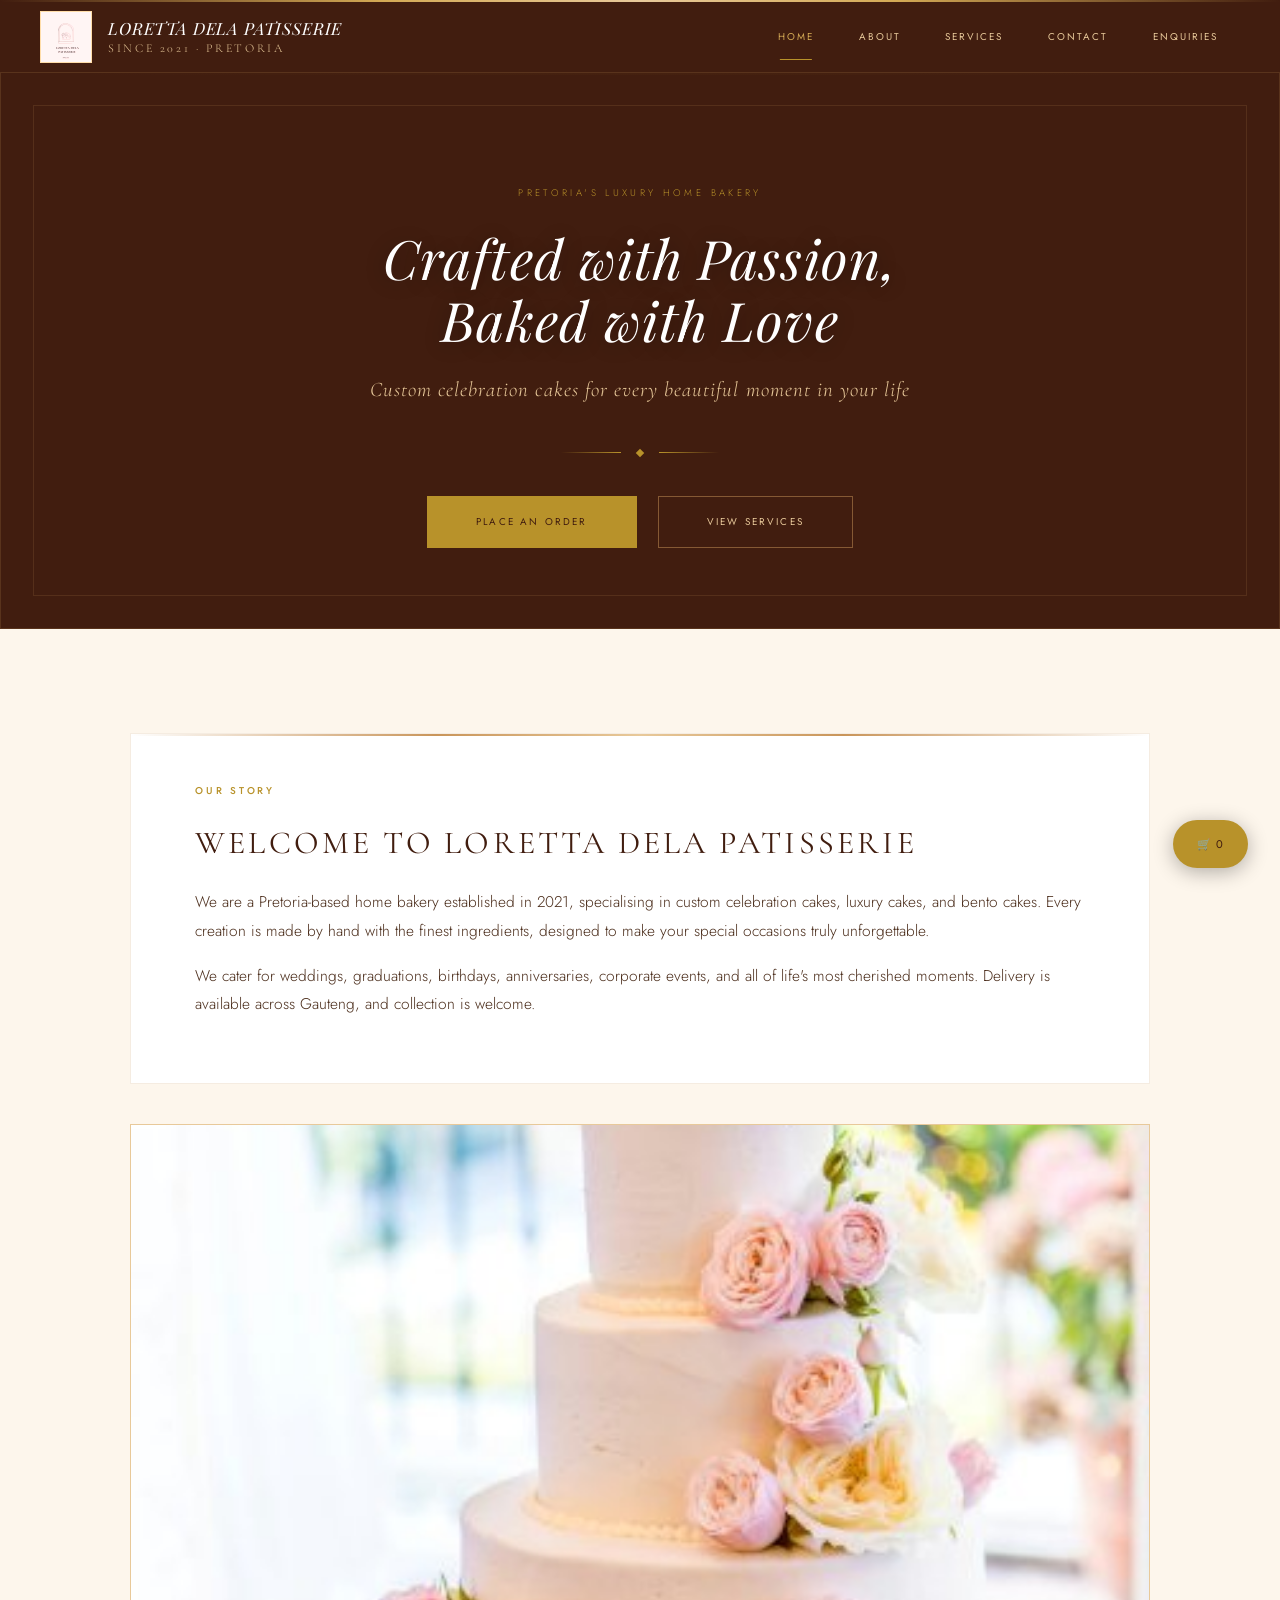
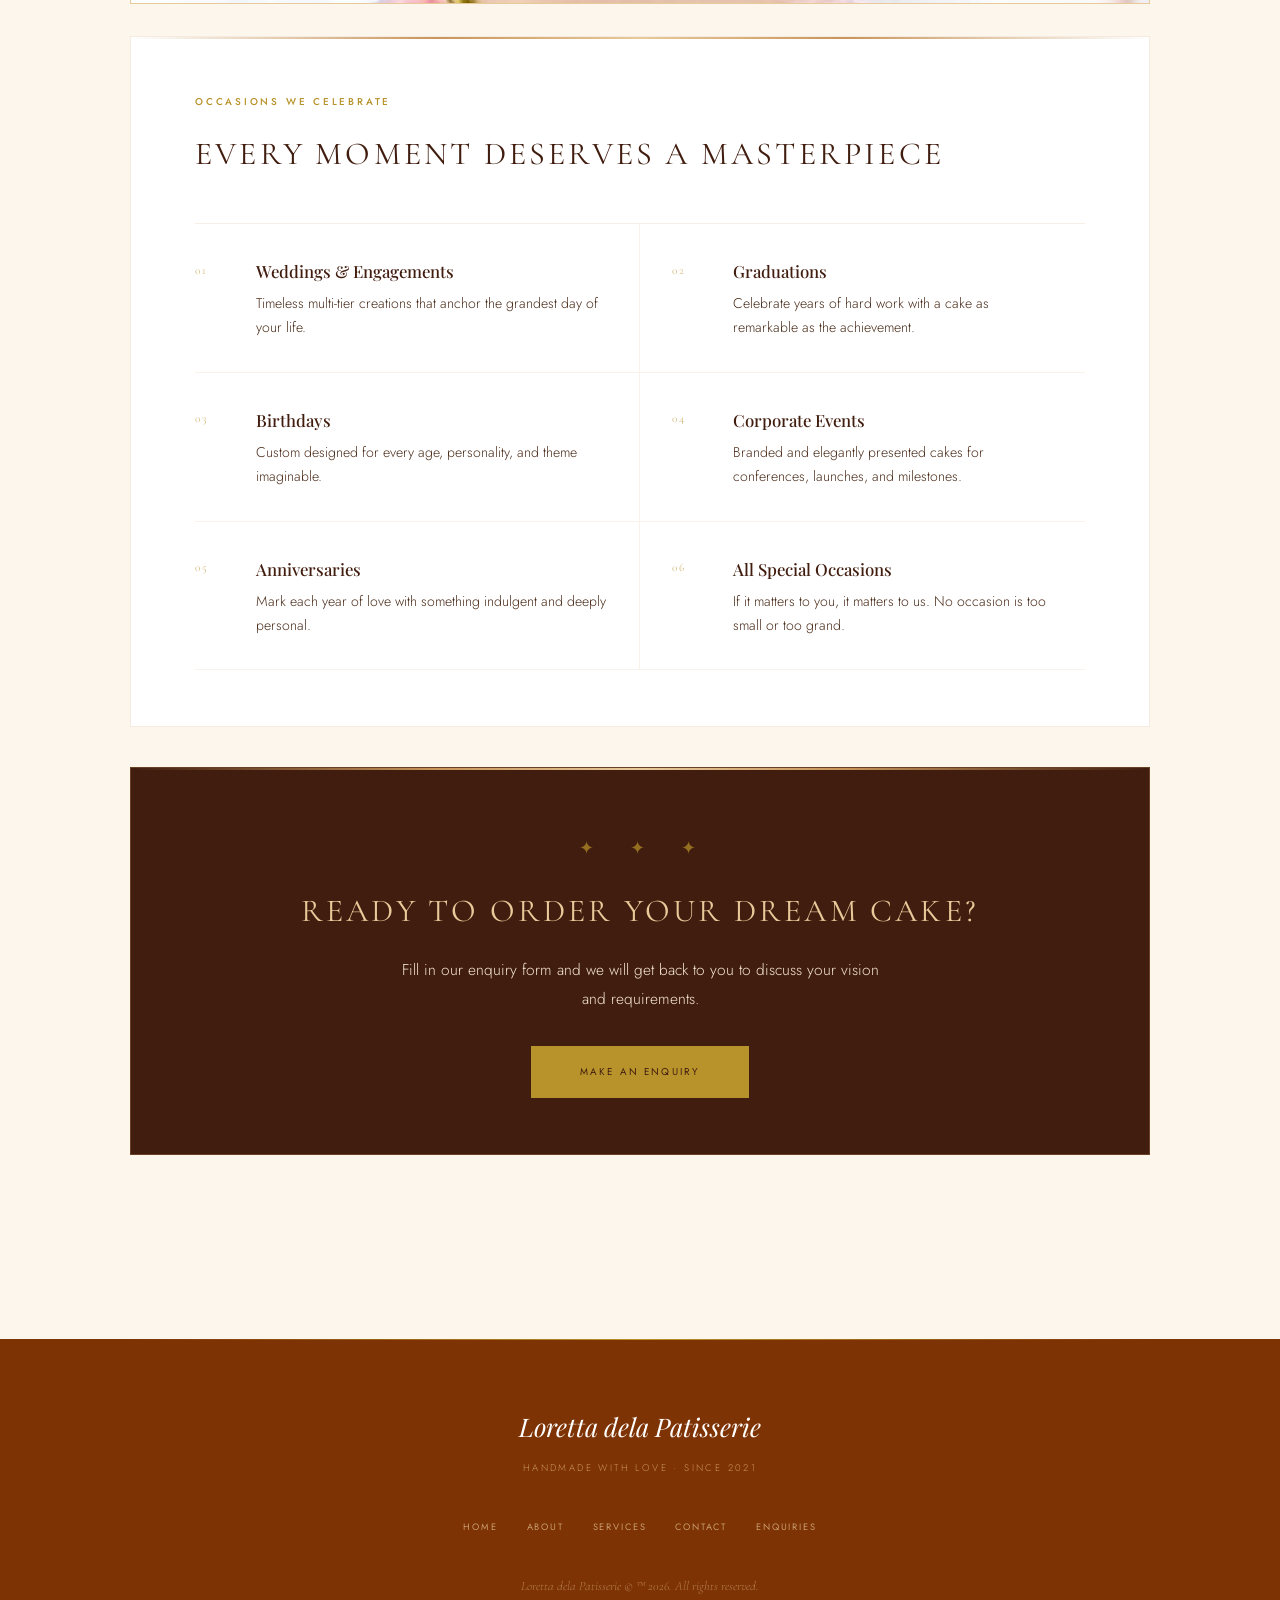
<file: index.html>
<!DOCTYPE html>
<html lang="en">
<head>
  <meta charset="UTF-8">
  <meta name="viewport" content="width=device-width, initial-scale=1.0">
  <title>Loretta dela Patisserie — Home</title>
  <meta name="description" content="Loretta dela Patisserie- Custom celebration cakes, luxury cakes & bento cakes in Pretoria. Order online for weddings, birthdays & special events">
  <meta name="keywords" content="custom cakes Pretoria, wedding cakes, birthday cakes, bento cakes, luxury cakes South Africa">

  <!--Page speed + Security-->
  <meta http-equiv="X-Frame-Options" content="deny">
  <meta name="referrer" content="no-referrer">
 <link rel="stylesheet" href="css_assets/mystyles.css">
</head>
<body>

<header>
  <div class="header-inner">
    <div class="header-brand">
      <img src="images/logo.png" alt="Loretta dela Patisserie logo">
      <div class="brand-name">
        <strong>Loretta dela Patisserie</strong>
        Since 2021 · Pretoria
      </div>
    </div>
    <input type="checkbox" id="nav-toggle" style="display:none;">
    <label for="nav-toggle" class="hamburger" aria-label="Toggle menu">
      <span></span><span></span><span></span>
    </label>
    <nav>
      <ul class="nav-menu">
        <li><a href="index.html" class="active">Home</a></li>
        <li><a href="about_us_.html">About</a></li>
        <li><a href="services.html">Services</a></li>
        <li><a href="contact.html">Contact</a></li>
        <li><a href="enquiries.html">Enquiries</a></li>
      </ul>
    </nav>
  </div>
</header>

<style>
  #nav-toggle:checked + label + nav .nav-menu { display:flex !important; }
</style>

<!-- HERO -->
<section class="hero">
  <span class="hero-eyebrow">Pretoria's Luxury Home Bakery</span>
  <h1>Crafted with Passion,<br>Baked with Love</h1>
  <p class="hero-tagline">Custom celebration cakes for every beautiful moment in your life</p>
  <div class="hero-divider">
    <div class="hero-divider-diamond"></div>
  </div>
  <!-- Place an Order goes to contact.html -->
  <a href="contact.html" class="btn-gold">Place an Order</a>
  <a href="services.html" class="btn-outline">View Services</a>
</section>

<main>

  <!-- Intro -->
  <div class="intro-block">
    <span class="section-label">Our Story</span>
    <h2>Welcome to Loretta dela Patisserie</h2>
    <p>
      We are a Pretoria-based home bakery established in 2021, specialising in custom celebration
      cakes, luxury cakes, and bento cakes. Every creation is made by hand with the finest ingredients,
      designed to make your special occasions truly unforgettable.
    </p>
    <p>
      We cater for weddings, graduations, birthdays, anniversaries, corporate events, and all of
      life's most cherished moments. Delivery is available across Gauteng, and collection is welcome.
    </p>
  </div>

  <!-- Showcase image -->
  <img src="images/decorated cake.png" alt="Elegant decorated celebration cake" class="img-full">

  <!-- Editorial list layout -->
  <section>
    <span class="section-label">Occasions We Celebrate</span>
    <h2>Every Moment Deserves a Masterpiece</h2>
    <div class="occasions-list">
      <div class="occasion-item">
        <span class="occasion-num">01</span>
        <div>
          <h3>Weddings &amp; Engagements</h3>
          <p>Timeless multi-tier creations that anchor the grandest day of your life.</p>
        </div>
      </div>
      <div class="occasion-item">
        <span class="occasion-num">02</span>
        <div>
          <h3>Graduations</h3>
          <p>Celebrate years of hard work with a cake as remarkable as the achievement.</p>
        </div>
      </div>
      <div class="occasion-item">
        <span class="occasion-num">03</span>
        <div>
          <h3>Birthdays</h3>
          <p>Custom designed for every age, personality, and theme imaginable.</p>
        </div>
      </div>
      <div class="occasion-item">
        <span class="occasion-num">04</span>
        <div>
          <h3>Corporate Events</h3>
          <p>Branded and elegantly presented cakes for conferences, launches, and milestones.</p>
        </div>
      </div>
      <div class="occasion-item">
        <span class="occasion-num">05</span>
        <div>
          <h3>Anniversaries</h3>
          <p>Mark each year of love with something indulgent and deeply personal.</p>
        </div>
      </div>
      <div class="occasion-item">
        <span class="occasion-num">06</span>
        <div>
          <h3>All Special Occasions</h3>
          <p>If it matters to you, it matters to us. No occasion is too small or too grand.</p>
        </div>
      </div>
    </div>
  </section>

  <!-- CTA -->
  <section style="text-align:center; background:var(--dark); border-color:rgba(201,149,90,0.3);">
    <span class="ornament">✦ &nbsp; ✦ &nbsp; ✦</span>
    <h2 style="color:var(--sand-lt); margin-top:1rem;">Ready to Order Your Dream Cake?</h2>
    <p style="color:var(--pale); max-width:500px; margin:0 auto 2rem;">
      Fill in our enquiry form and we will get back to you to discuss your vision and requirements.
    </p>
    <a href="enquiries.html" class="btn-gold">Make an Enquiry</a>
  </section>

</main>

<footer>
  <div class="footer-brand">Loretta dela Patisserie</div>
  <p class="footer-tagline">Handmade with love · Since 2021</p>
  <nav>
    <ul>
      <li><a href="index.html">Home</a></li>
      <li><a href="about_us_.html">About</a></li>
      <li><a href="services.html">Services</a></li>
      <li><a href="contact.html">Contact</a></li>
      <li><a href="enquiries.html">Enquiries</a></li>
    </ul>
  </nav>
  <p class="footer-copy">Loretta dela Patisserie &copy; &trade; 2026. All rights reserved.</p>
</footer>

<script src="js_assets/Main.JS"></script>
</body>
</html>
</file>
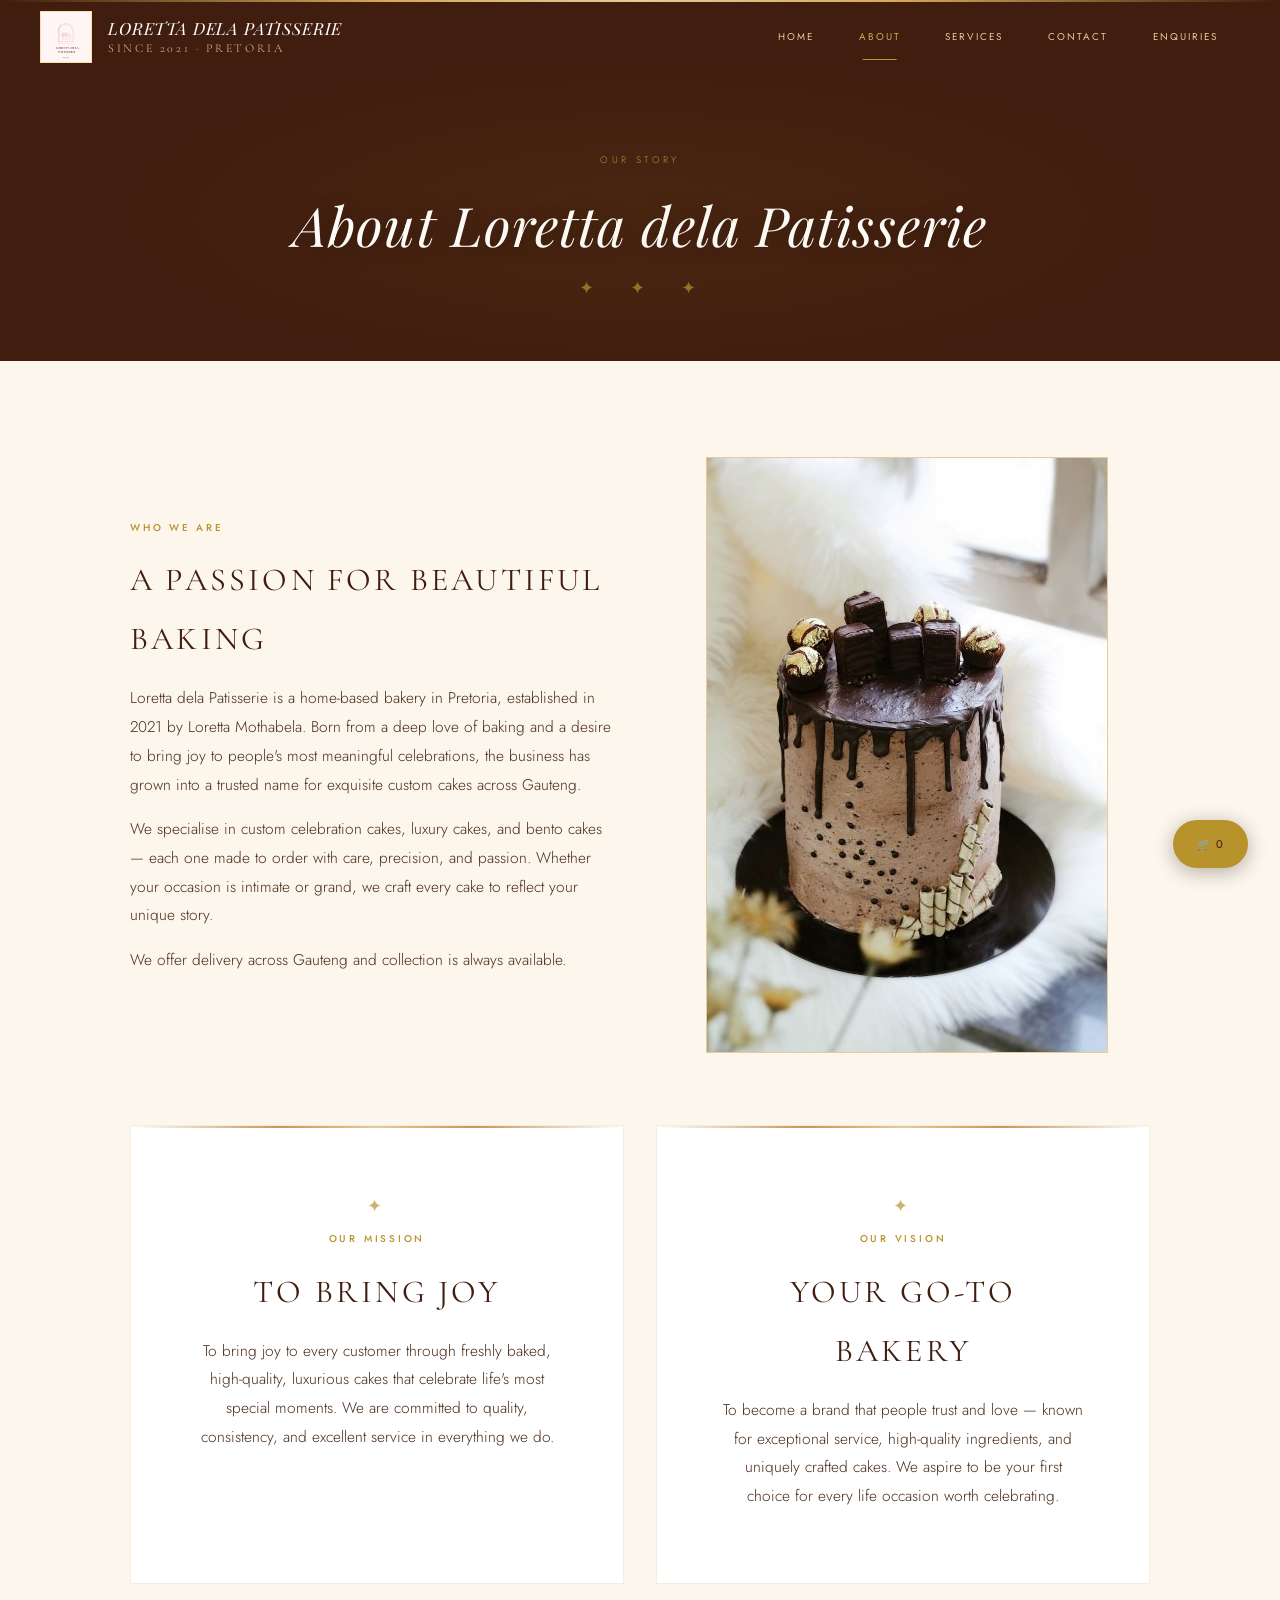
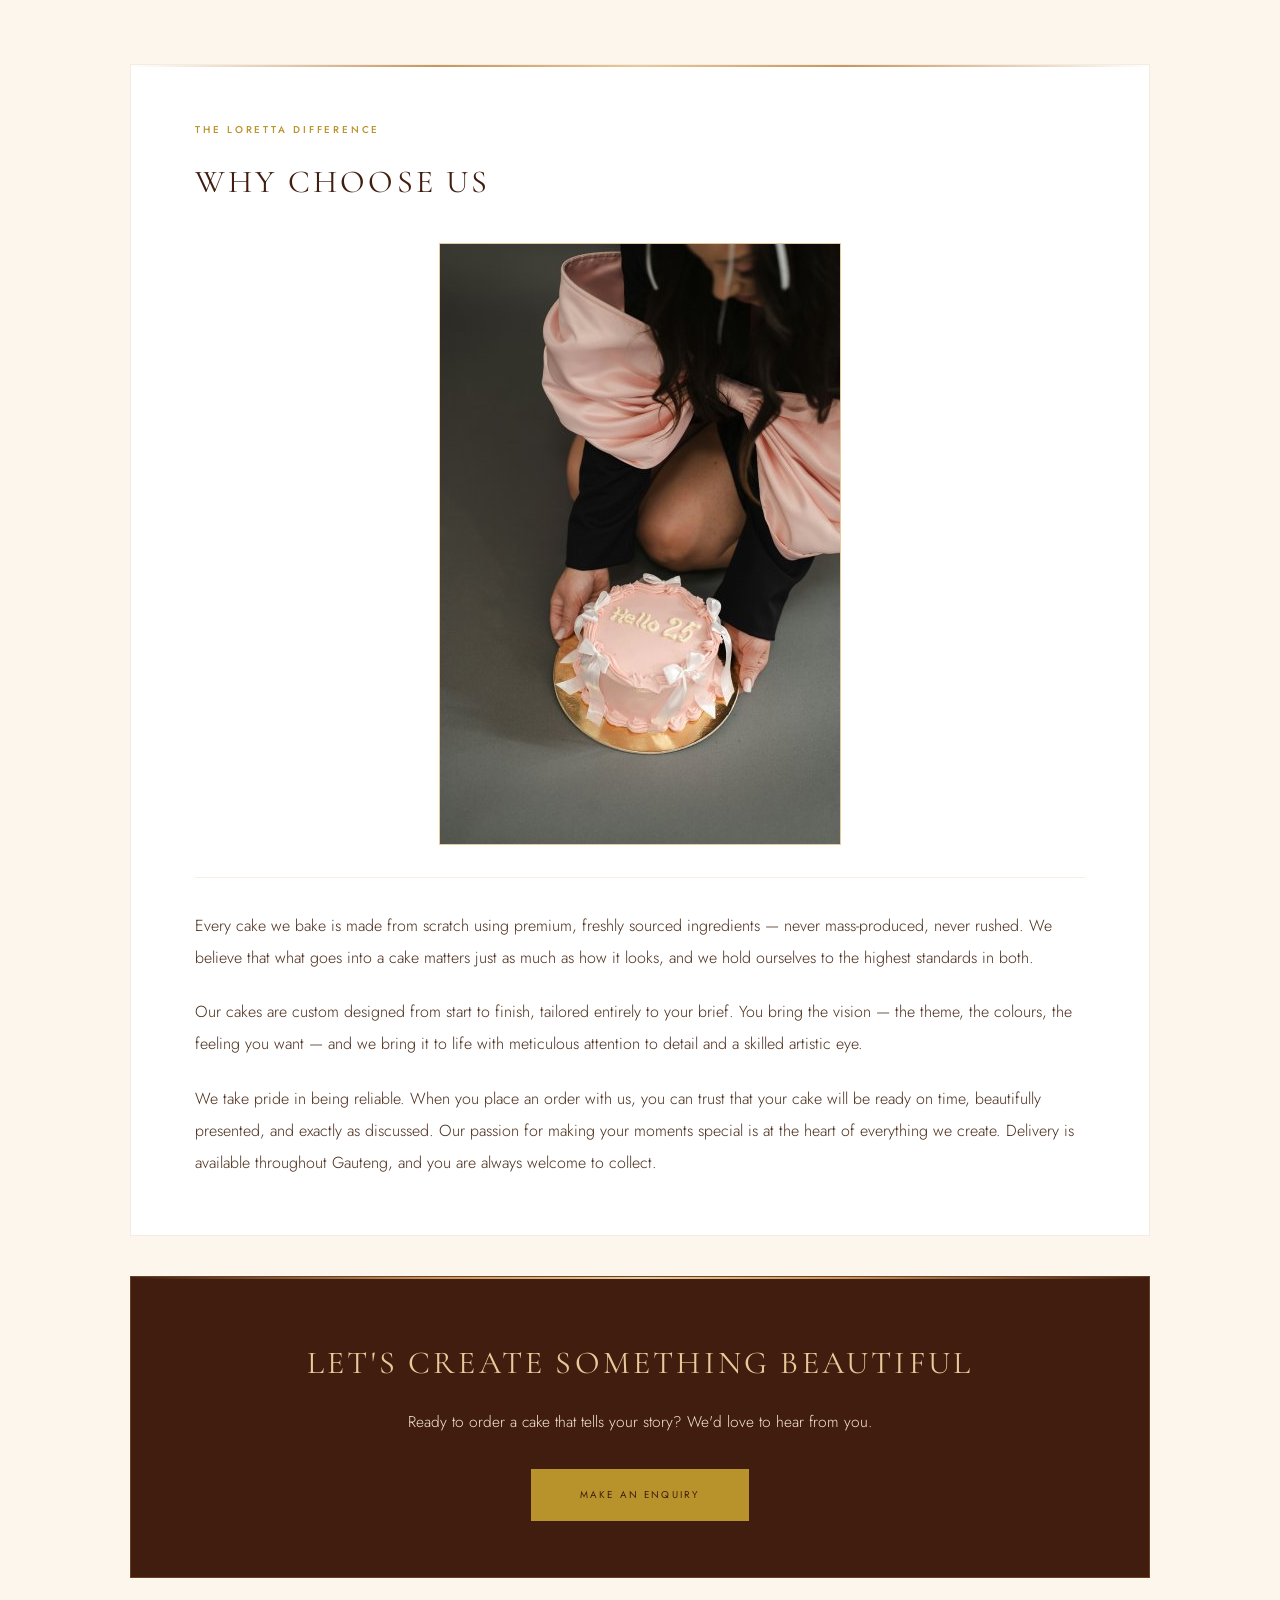
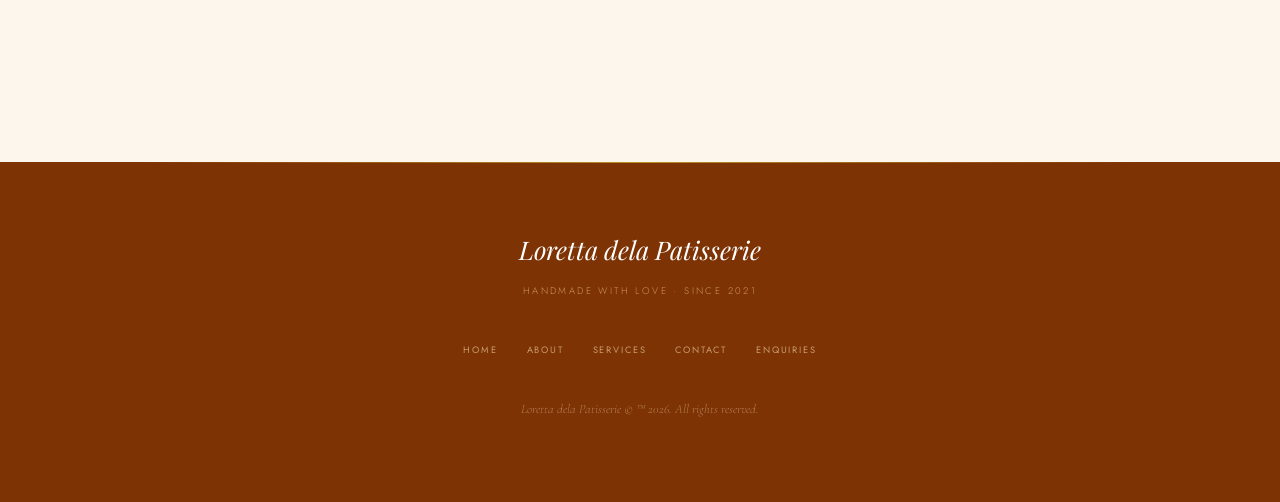
<file: about_us_.html>
<!DOCTYPE html>
<html lang="en">
<head>
  <meta charset="UTF-8">
  <meta name="viewport" content="width=device-width, initial-scale=1.0">
  <title>About — Loretta dela Patisserie</title>
   <meta name="description" content="Loretta dela Patisserie- Custom celebration cakes, luxury cakes & bento cakes in Pretoria. Order online for weddings, birthdays & special events">
  <meta name="keywords" content="custom cakes Pretoria, wedding cakes, birthday cakes, bento cakes, luxury cakes South Africa">

  <!--Page speed + Security-->
  <meta http-equiv="X-Frame-Options" content="deny">
  <meta name="referrer" content="no-referrer">
<link rel="stylesheet" href="css_assets/mystyles.css">
</head>
<body>

<header>
  <div class="header-inner">
    <div class="header-brand">
      <img src="images/logo.png" alt="Loretta dela Patisserie logo">
      <div class="brand-name">
        <strong>Loretta dela Patisserie</strong>
        Since 2021 · Pretoria
      </div>
    </div>
    <input type="checkbox" id="nav-toggle" style="display:none;">
    <label for="nav-toggle" class="hamburger" aria-label="Toggle menu">
      <span></span><span></span><span></span>
    </label>
    <nav>
      <ul class="nav-menu">
        <li><a href="index.html">Home</a></li>
        <li><a href="about_us_.html" class="active">About</a></li>
        <li><a href="services.html">Services</a></li>
        <li><a href="contact.html">Contact</a></li>
        <li><a href="enquiries.html">Enquiries</a></li>
      </ul>
    </nav>
  </div>
</header>

<style>
  #nav-toggle:checked + label + nav .nav-menu { display:flex !important; }
</style>

<div class="page-hero">
  <span class="hero-eyebrow">Our Story</span>
  <h1>About Loretta dela Patisserie</h1>
  <span class="ornament" style="margin-top:1rem;">✦ &nbsp; ✦ &nbsp; ✦</span>
</div>

<main>

  <!-- Intro -->
  <div class="about-intro">
    <div>
      <span class="section-label">Who We Are</span>
      <h2>A Passion for Beautiful Baking</h2>
      <p>
        Loretta dela Patisserie is a home-based bakery in Pretoria, established in 2021
        by Loretta Mothabela. Born from a deep love of baking and a desire to bring joy
        to people's most meaningful celebrations, the business has grown into a trusted
        name for exquisite custom cakes across Gauteng.
      </p>
      <p>
        We specialise in custom celebration cakes, luxury cakes, and bento cakes — each
        one made to order with care, precision, and passion. Whether your occasion is
        intimate or grand, we craft every cake to reflect your unique story.
      </p>
      <p>
        We offer delivery across Gauteng and collection is always available.
      </p>
    </div>
    <div>
      <img src="images/parastoo-jk-P68yv6bC2pI-unsplash.png"
           alt="Ferrero Rocher luxury cake by Loretta dela Patisserie"
           class="img-feature">
    </div>
  </div>

  <!-- Mission & Vision -->
  <div class="mission-vision-grid">
    <section>
      <span class="ornament">✦</span>
      <span class="section-label" style="text-align:center; display:block; margin-top:0.5rem;">Our Mission</span>
      <h2 style="text-align:center;">To Bring Joy</h2>
      <p style="text-align:center;">
        To bring joy to every customer through freshly baked, high-quality, luxurious cakes
        that celebrate life's most special moments. We are committed to quality, consistency,
        and excellent service in everything we do.
      </p>
    </section>
    <section>
      <span class="ornament">✦</span>
      <span class="section-label" style="text-align:center; display:block; margin-top:0.5rem;">Our Vision</span>
      <h2 style="text-align:center;">Your Go-To Bakery</h2>
      <p style="text-align:center;">
        To become a brand that people trust and love — known for exceptional service,
        high-quality ingredients, and uniquely crafted cakes. We aspire to be your
        first choice for every life occasion worth celebrating.
      </p>
    </section>
  </div>

  <!-- Why Choose Us — prose style -->
  <section>
    <span class="section-label">The Loretta Difference</span>
    <h2>Why Choose Us</h2>
    <img src="images/ionela-mat-iaE21Xnw5qY-unsplash.png"
         alt="Happy customer with her birthday bento cake"
         class="img-feature">
    <div class="prose-why">
      <p>
        Every cake we bake is made from scratch using premium, freshly sourced ingredients —
        never mass-produced, never rushed. We believe that what goes into a cake matters just
        as much as how it looks, and we hold ourselves to the highest standards in both.
      </p>
      <p>
        Our cakes are custom designed from start to finish, tailored entirely to your brief.
        You bring the vision — the theme, the colours, the feeling you want — and we bring it
        to life with meticulous attention to detail and a skilled artistic eye.
      </p>
      <p>
        We take pride in being reliable. When you place an order with us, you can trust that
        your cake will be ready on time, beautifully presented, and exactly as discussed.
        Our passion for making your moments special is at the heart of everything we create.
        Delivery is available throughout Gauteng, and you are always welcome to collect.
      </p>
    </div>
  </section>

  <!-- CTA -->
  <section style="text-align:center; background:var(--dark); border-color:rgba(201,149,90,0.3);">
    <h2 style="color:var(--sand-lt);">Let's Create Something Beautiful</h2>
    <p style="color:var(--pale); max-width:480px; margin:0 auto 2rem;">
      Ready to order a cake that tells your story? We'd love to hear from you.
    </p>
    <a href="enquiries.html" class="btn-gold">Make an Enquiry</a>
  </section>

</main>

<footer>
  <div class="footer-brand">Loretta dela Patisserie</div>
  <p class="footer-tagline">Handmade with love · Since 2021</p>
  <nav>
    <ul>
      <li><a href="index.html">Home</a></li>
      <li><a href="about_us_.html">About</a></li>
      <li><a href="services.html">Services</a></li>
      <li><a href="contact.html">Contact</a></li>
      <li><a href="enquiries.html">Enquiries</a></li>
    </ul>
  </nav>
  <p class="footer-copy">Loretta dela Patisserie &copy; &trade; 2026. All rights reserved.</p>
</footer>

<script src="js_assets/Main.JS"></script>
</body>
</html>
</file>
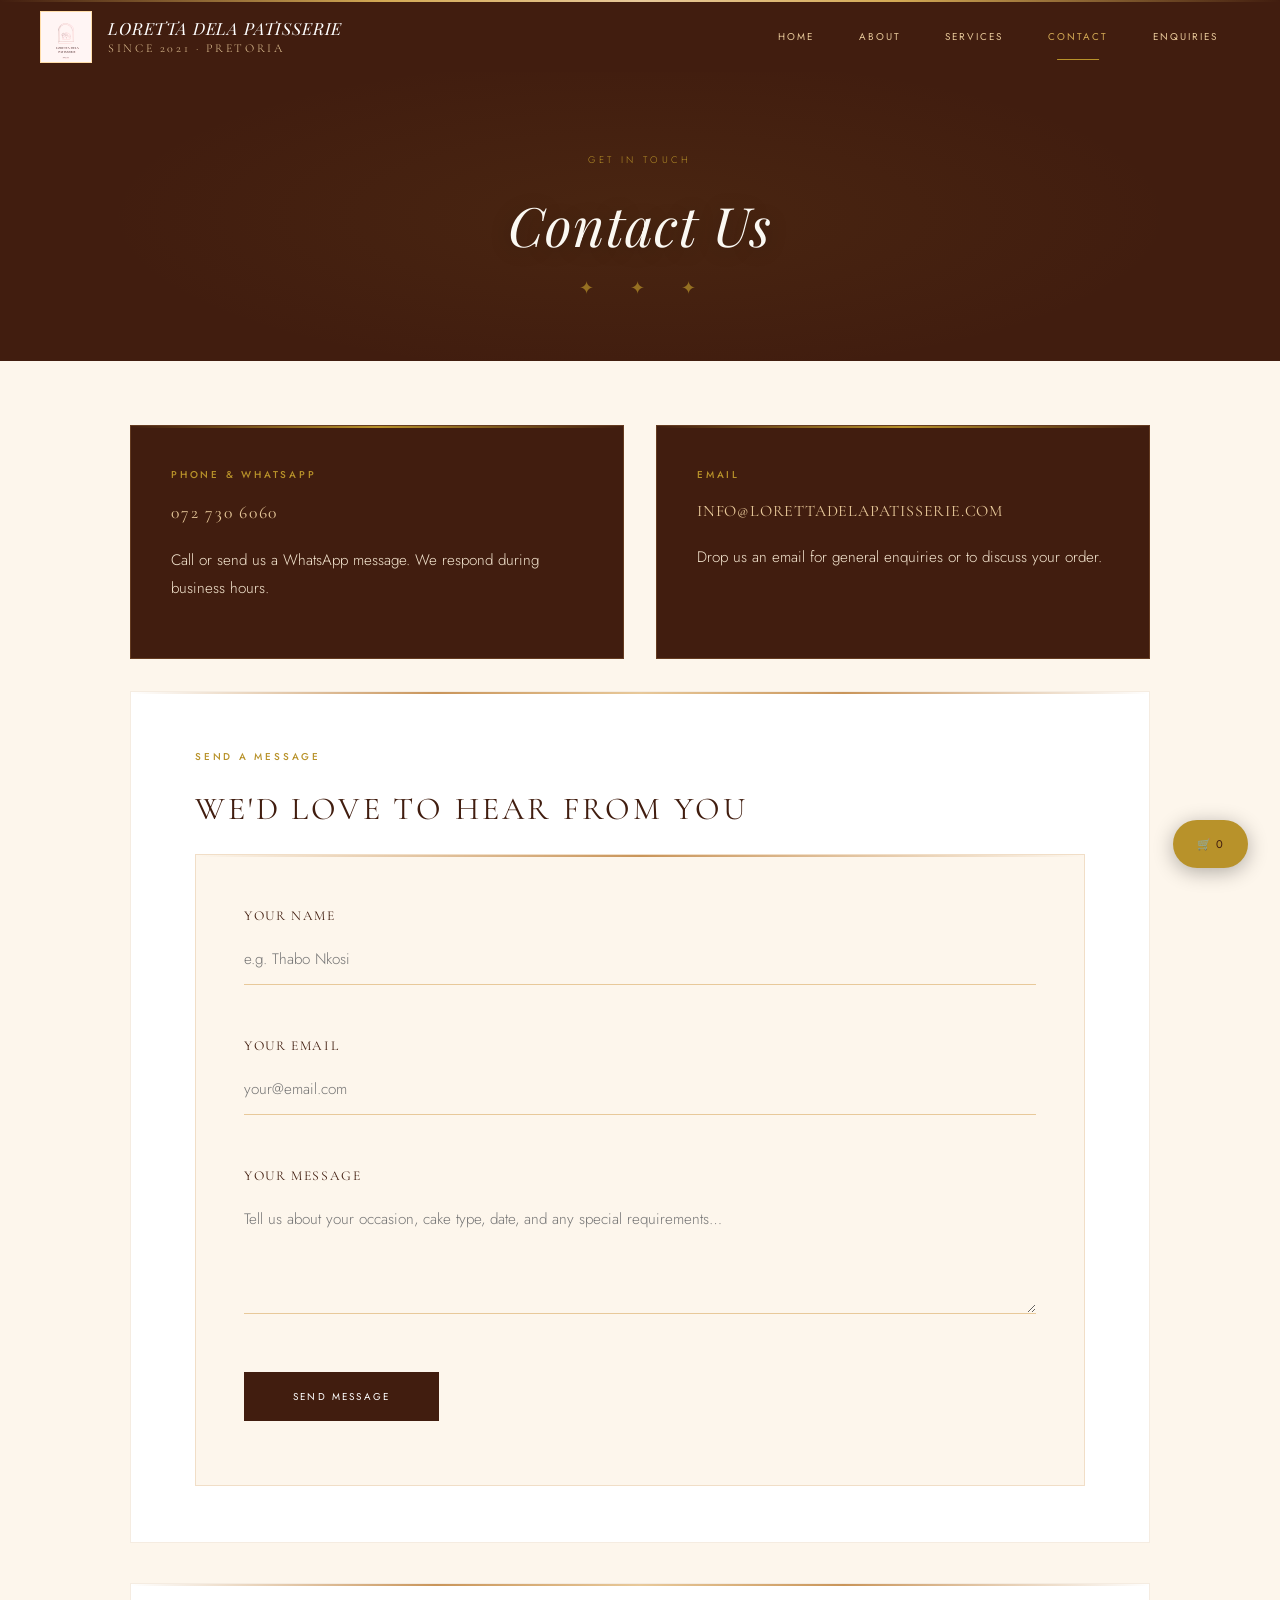
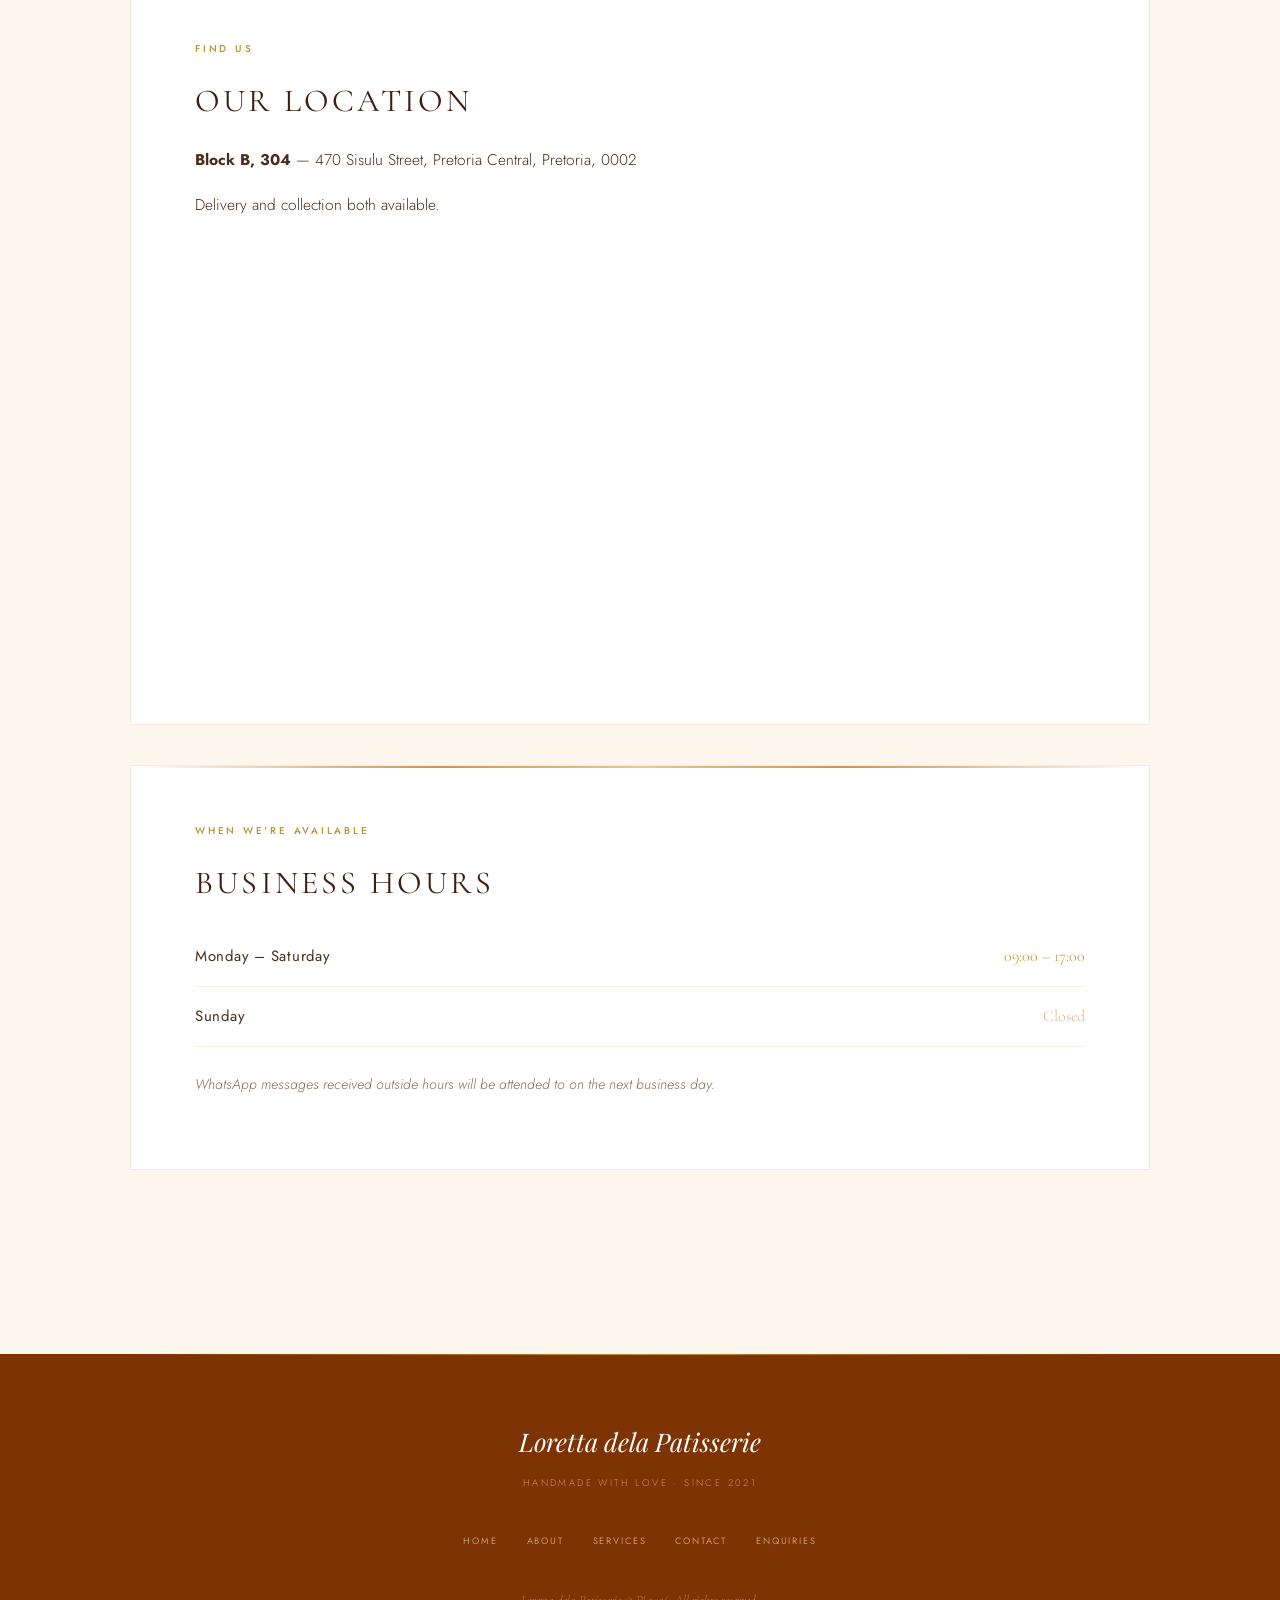
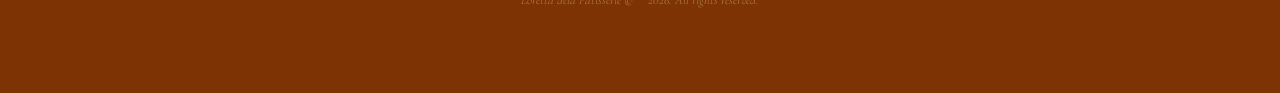
<file: contact.html>
<!DOCTYPE html>
<html lang="en">
<head>
  <meta charset="UTF-8">
  <meta name="viewport" content="width=device-width, initial-scale=1.0">
  <title>Contact — Loretta dela Patisserie</title>
   <meta name="description" content="Loretta dela Patisserie- Custom celebration cakes, luxury cakes & bento cakes in Pretoria. Order online for weddings, birthdays & special events">
  <meta name="keywords" content="custom cakes Pretoria, wedding cakes, birthday cakes, bento cakes, luxury cakes South Africa">

 <!--Page speed + Security-->
  <meta http-equiv="X-Frame-Options" content="deny">
  <meta name="referrer" content="no-referrer"> 
  <link rel="stylesheet" href="css_assets/mystyles.css">
</head>
<body>

<header>
  <div class="header-inner">
    <div class="header-brand">
      <img src="images/logo.png" alt="Loretta dela Patisserie logo">
      <div class="brand-name">
        <strong>Loretta dela Patisserie</strong>
        Since 2021 · Pretoria
      </div>
    </div>
    <input type="checkbox" id="nav-toggle" style="display:none;">
    <label for="nav-toggle" class="hamburger" aria-label="Toggle menu">
      <span></span><span></span><span></span>
    </label>
    <nav>
      <ul class="nav-menu">
        <li><a href="index.html">Home</a></li>
        <li><a href="about_us_.html">About</a></li>
        <li><a href="services.html">Services</a></li>
        <li><a href="contact.html" class="active">Contact</a></li>
        <li><a href="enquiries.html">Enquiries</a></li>
      </ul>
    </nav>
  </div>
</header>

<style>
  #nav-toggle:checked + label + nav .nav-menu { display:flex !important; }
</style>

<div class="page-hero">
  <span class="hero-eyebrow">Get in Touch</span>
  <h1>Contact Us</h1>
  <span class="ornament" style="margin-top:1rem;">✦ &nbsp; ✦ &nbsp; ✦</span>
</div>

<main>

  <!-- Contact cards row -->
  <div class="contact-grid">
    <div class="contact-info-card">
      <span class="section-label" style="color:var(--gold);">Phone &amp; WhatsApp</span>
      <h2>072 730 6060</h2>
      <p>Call or send us a WhatsApp message. We respond during business hours.</p>
    </div>
    <div class="contact-info-card">
      <span class="section-label" style="color:var(--gold);">Email</span>
      <h2 style="font-size:1rem; letter-spacing:0.05em;">info@lorettadelapatisserie.com</h2>
      <p>Drop us an email for general enquiries or to discuss your order.</p>
    </div>
  </div>

  <!-- Contact form -->
  <section>
    <span class="section-label">Send a Message</span>
    <h2>We'd Love to Hear From You</h2>
    <form id="contact-form" action="#" method="post"
      <p>
        <label for="contact-name">Your Name</label>
        <input type="text" id="contact-name" name="contact-name" placeholder="e.g. Thabo Nkosi">
      </p>
      <p>
        <label for="contact-email">Your Email</label>
        <input type="email" id="contact-email" name="contact-email" placeholder="your@email.com">
      </p>
      <p>
        <label for="contact-message">Your Message</label>
        <textarea id="contact-message" name="contact-message" placeholder="Tell us about your occasion, cake type, date, and any special requirements…"></textarea>
      </p>
      <p>
        <input type="submit" value="Send Message">
      </p>
    </form>
  </section>

  <!-- Location & map -->
  <section>
    <span class="section-label">Find Us</span>
    <h2>Our Location</h2>
    <p>
      <strong>Block B, 304</strong> — 470 Sisulu Street, Pretoria Central, Pretoria, 0002
    </p>
    <p>Delivery and collection both available.</p>
    <iframe
      src="https://www.google.com/maps/embed?pb=!1m18!1m12!1m3!1d3593.5005192508124!2d28.1939770762766!3d-25.754026345792987!2m3!1f0!2f0!3f0!3m2!1i1024!2i768!4f13.1!3m3!1m2!1s0x1e95621864dda585%3A0xafa1e9a46070f7b6!2s470%20Sisulu%20St%2C%20Pretoria%20Central%2C%20Pretoria%2C%200002!5e0!3m2!1sen!2sza!4v1776436143651!5m2!1sen!2sza"
      height="400"
      style="border:0;"
      allowfullscreen=""
      loading="lazy"
      referrerpolicy="no-referrer-when-downgrade">
    </iframe>
  </section>

  <!-- Hours -->
  <section>
    <span class="section-label">When We're Available</span>
    <h2>Business Hours</h2>
    <div class="hours-row">
      <span class="hours-day">Monday – Saturday</span>
      <span class="hours-time">09:00 – 17:00</span>
    </div>
    <div class="hours-row">
      <span class="hours-day">Sunday</span>
      <span class="hours-time" style="color:var(--sandy); opacity:0.7;">Closed</span>
    </div>
    <p style="margin-top:1.5rem; font-size:0.88rem; font-style:italic; opacity:0.7;">
      WhatsApp messages received outside hours will be attended to on the next business day.
    </p>
  </section>

</main>

<footer>
  <div class="footer-brand">Loretta dela Patisserie</div>
  <p class="footer-tagline">Handmade with love · Since 2021</p>
  <nav>
    <ul>
      <li><a href="index.html">Home</a></li>
      <li><a href="about_us_.html">About</a></li>
      <li><a href="services.html">Services</a></li>
      <li><a href="contact.html">Contact</a></li>
      <li><a href="enquiries.html">Enquiries</a></li>
    </ul>
  </nav>
  <p class="footer-copy">Loretta dela Patisserie &copy; &trade; 2026. All rights reserved.</p>
</footer>

<script src="js_assets/Main.JS"></script>
</body>
</html>
</file>
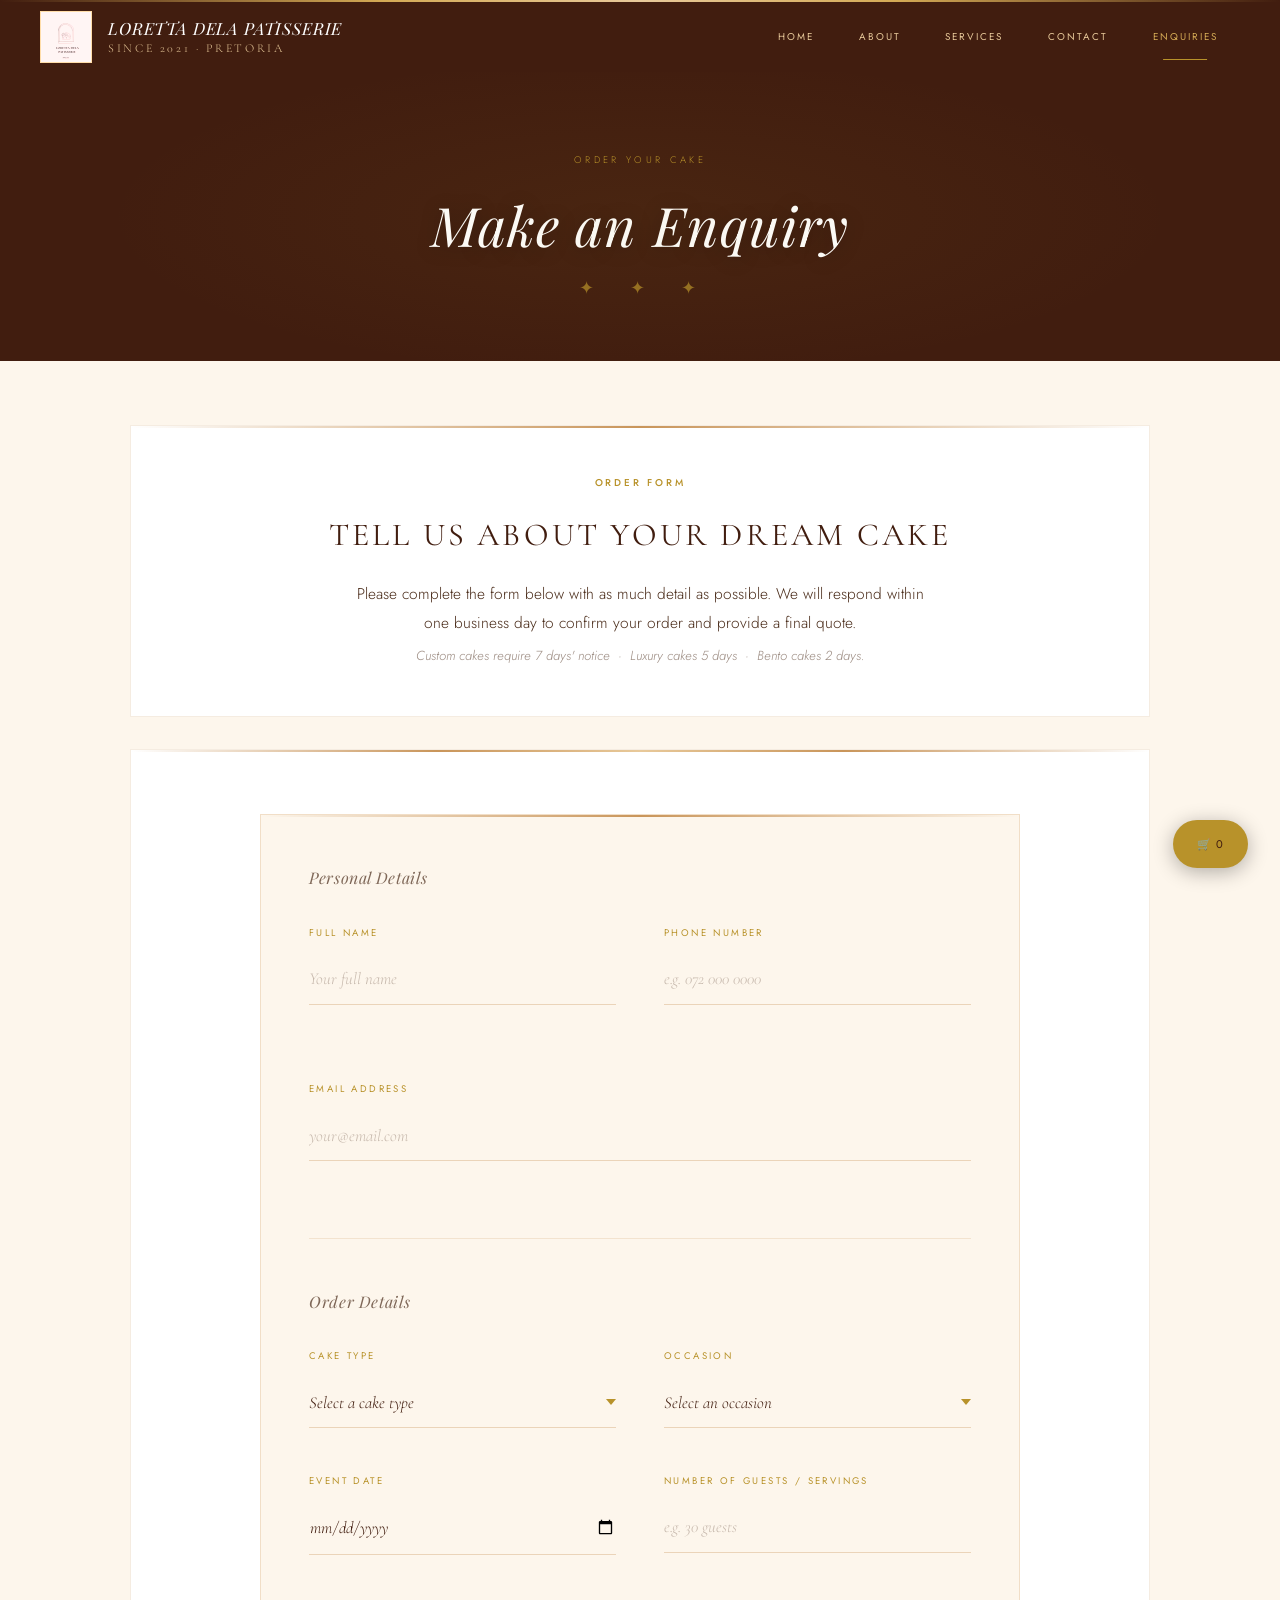
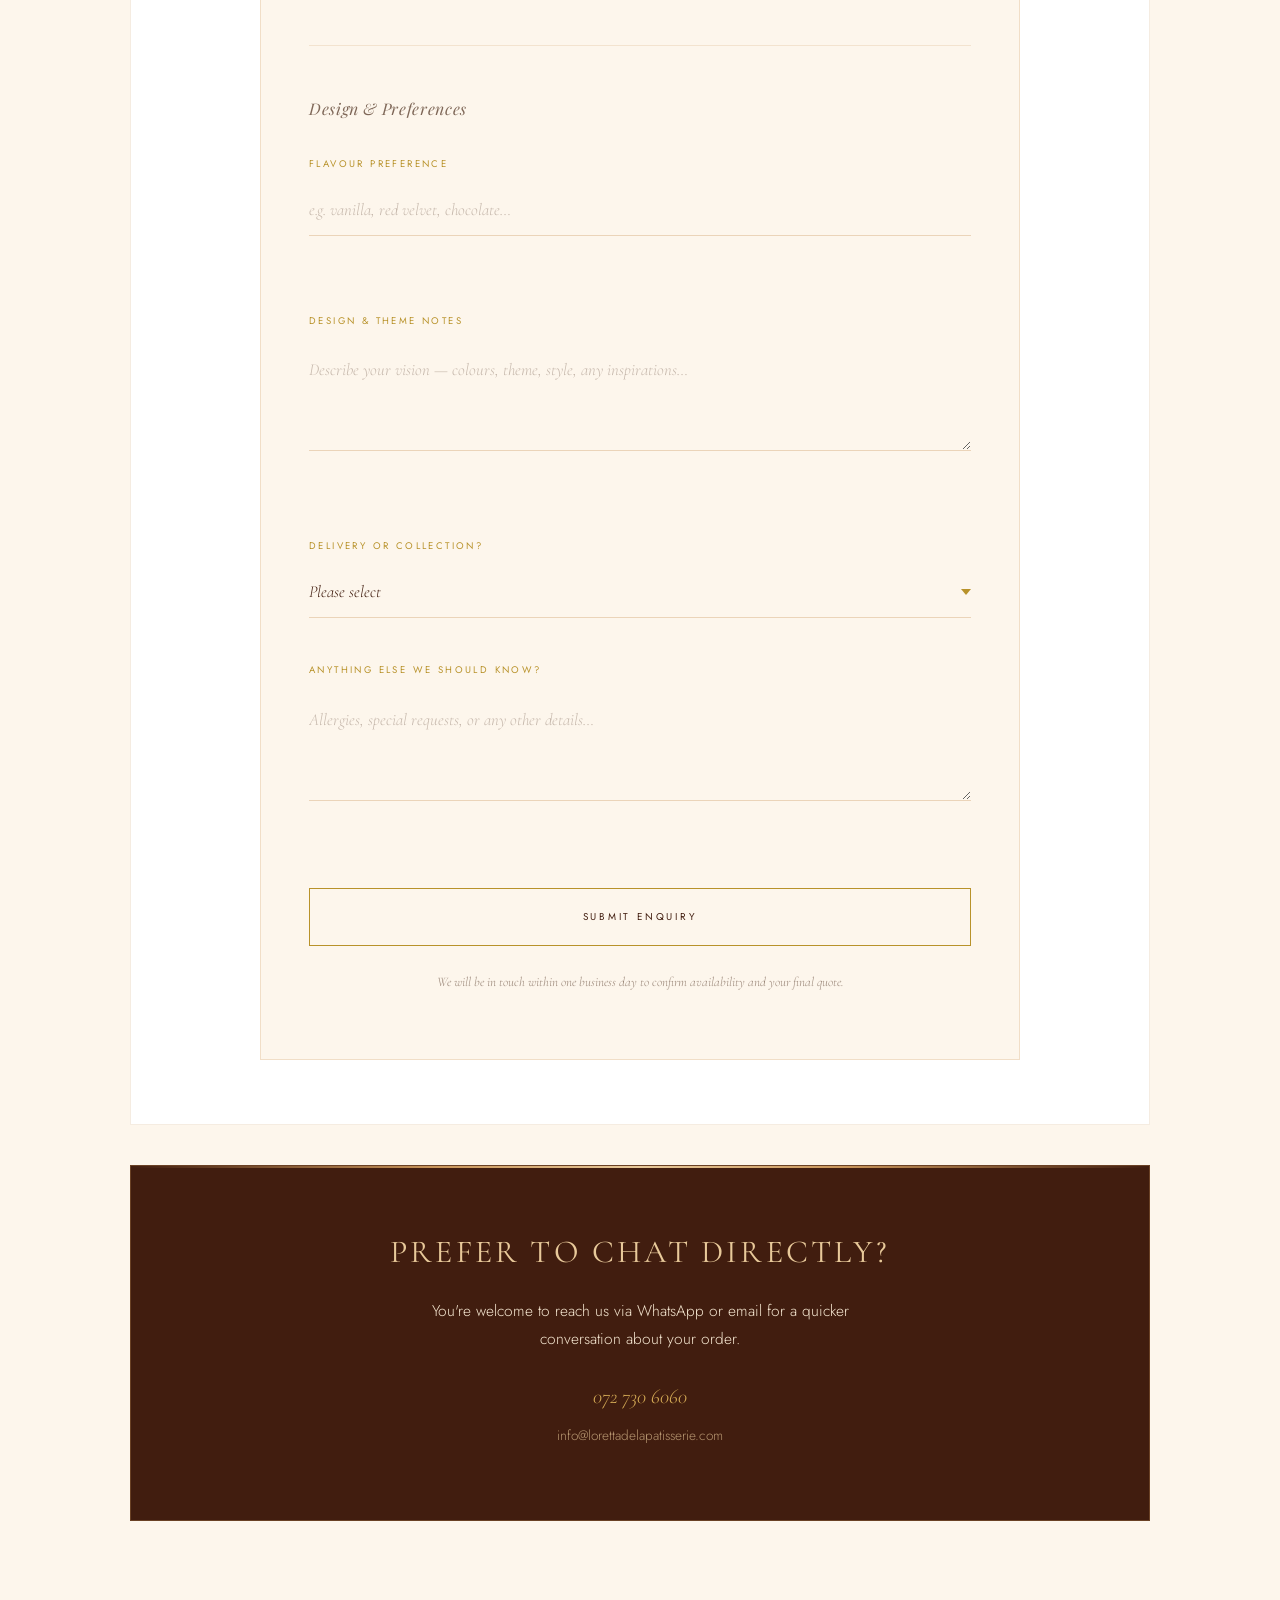
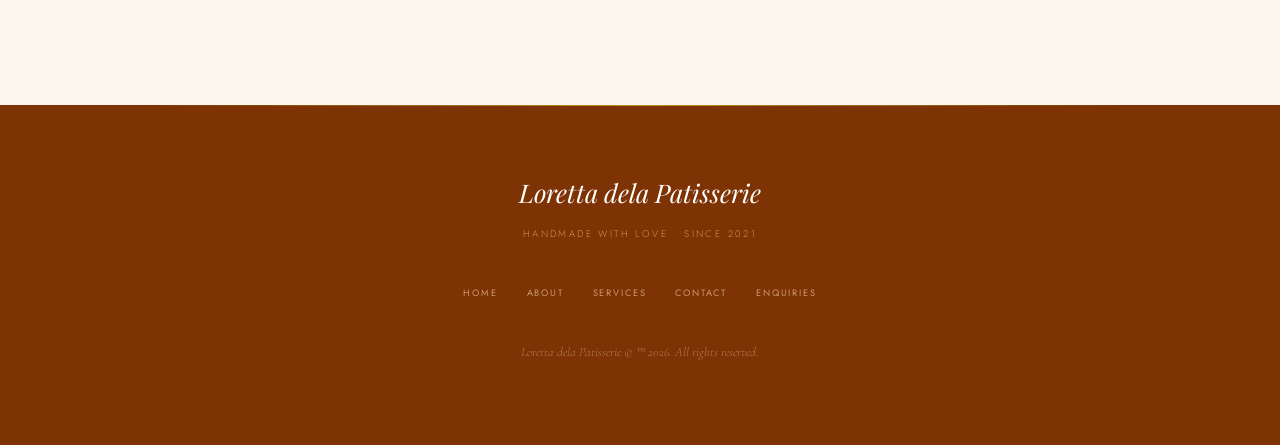
<file: enquiries.html>
<!DOCTYPE html>
<html lang="en">
<head>
  <meta charset="UTF-8">
  <meta name="viewport" content="width=device-width, initial-scale=1.0">
  <title>Enquiries — Loretta dela Patisserie</title>
   <meta name="description" content="Loretta dela Patisserie- Custom celebration cakes, luxury cakes & bento cakes in Pretoria. Order online for weddings, birthdays & special events">
  <meta name="keywords" content="custom cakes Pretoria, wedding cakes, birthday cakes, bento cakes, luxury cakes South Africa">

<!--Page speed + Security-->
  <meta http-equiv="X-Frame-Options" content="deny">
  <meta name="referrer" content="no-referrer">
  <link rel="stylesheet" href="css_assets/mystyles.css">
</head>
<body>

<header>
  <div class="header-inner">
    <div class="header-brand">
      <img src="images/logo.png" alt="Loretta dela Patisserie logo">
      <div class="brand-name">
        <strong>Loretta dela Patisserie</strong>
        Since 2021 · Pretoria
      </div>
    </div>
    <input type="checkbox" id="nav-toggle" style="display:none;">
    <label for="nav-toggle" class="hamburger" aria-label="Toggle menu">
      <span></span><span></span><span></span>
    </label>
    <nav>
      <ul class="nav-menu">
        <li><a href="index.html">Home</a></li>
        <li><a href="about_us_.html">About</a></li>
        <li><a href="services.html">Services</a></li>
        <li><a href="contact.html">Contact</a></li>
        <li><a href="enquiries.html" class="active">Enquiries</a></li>
      </ul>
    </nav>
  </div>
</header>

<style>
  #nav-toggle:checked + label + nav .nav-menu { display:flex !important; }

  /* Enquiry form specific styles */
  .enq-form { max-width: 760px; margin: 0 auto; }

  .enq-form .form-row {
    display: grid;
    grid-template-columns: 1fr 1fr;
    gap: 0 3rem;
  }

  .form-group { margin-bottom: 2.8rem; position: relative; }

  .form-group label {
    font-family: var(--sans);
    font-size: 0.6rem;
    font-weight: 400;
    letter-spacing: 0.25em;
    text-transform: uppercase;
    color: var(--gold);
    display: block;
    margin-bottom: 0.7rem;
  }

  .form-group input,
  .form-group select,
  .form-group textarea {
    width: 100%;
    padding: 0.9rem 0;
    border: none;
    border-bottom: 1px solid rgba(201,149,90,0.35);
    background: transparent;
    font-family: var(--cond);
    font-size: 1.05rem;
    font-weight: 300;
    font-style: italic;
    color: var(--dark);
    border-radius: 0;
    transition: border-color 0.3s;
    -webkit-appearance: none;
    appearance: none;
  }

  .form-group select {
    cursor: pointer;
    background-image: url("data:image/svg+xml,%3Csvg xmlns='http://www.w3.org/2000/svg' width='10' height='6'%3E%3Cpath d='M0 0l5 6 5-6z' fill='%23b8922a'/%3E%3C/svg%3E");
    background-repeat: no-repeat;
    background-position: right 0 center;
    padding-right: 1.2rem;
  }

  .form-group input:focus,
  .form-group select:focus,
  .form-group textarea:focus {
    outline: none;
    border-bottom-color: var(--gold);
  }

  .form-group textarea {
    min-height: 110px;
    resize: vertical;
    line-height: 1.7;
  }

  /* Placeholder */
  .form-group input::placeholder,
  .form-group textarea::placeholder {
    color: rgba(74,44,26,0.3);
    font-style: italic;
  }

  .form-divider {
    border: none;
    border-top: 1px solid rgba(201,149,90,0.2);
    margin: 1rem 0 3rem;
  }

  .form-section-title {
    font-family: var(--serif);
    font-size: 1rem;
    font-style: italic;
    font-weight: 400;
    color: var(--mid);
    letter-spacing: 0.04em;
    margin-bottom: 2rem;
    opacity: 0.7;
  }

  .enq-submit {
    display: block;
    width: 100%;
    font-family: var(--sans);
    font-size: 0.62rem;
    font-weight: 400;
    letter-spacing: 0.28em;
    text-transform: uppercase;
    color: var(--dark);
    background: transparent;
    border: 1px solid var(--gold);
    padding: 1.3rem 2rem;
    cursor: pointer;
    transition: all 0.35s var(--ease);
    margin-top: 1rem;
  }

  .enq-submit:hover {
    background: var(--gold);
    color: var(--white);
  }

  .form-note {
    font-family: var(--cond);
    font-size: 0.82rem;
    font-style: italic;
    color: var(--mid);
    opacity: 0.55;
    text-align: center;
    margin-top: 1.5rem;
  }

  @media (max-width: 640px) {
    .enq-form .form-row { grid-template-columns: 1fr; gap: 0; }
  }
</style>

<div class="page-hero">
  <span class="hero-eyebrow">Order Your Cake</span>
  <h1>Make an Enquiry</h1>
  <span class="ornament" style="margin-top:1rem;">✦ &nbsp; ✦ &nbsp; ✦</span>
</div>

<main>

  <div class="enquiries-intro">
    <span class="section-label">Order Form</span>
    <h2>Tell Us About Your Dream Cake</h2>
    <p style="max-width:580px; margin:0 auto 0.4rem;">
      Please complete the form below with as much detail as possible. We will respond
      within one business day to confirm your order and provide a final quote.
    </p>
    <p style="font-size:0.82rem; opacity:0.55; font-style:italic; margin:0;">
      Custom cakes require 7 days' notice &nbsp;·&nbsp; Luxury cakes 5 days &nbsp;·&nbsp; Bento cakes 2 days.
    </p>
  </div>

  <!-- Redesigned form -->
  <section style="padding: 4rem 5rem;">
    <form id="enquiry-form" class="enq-form" action="#" method="post">

      <!-- Personal Details -->
      <p class="form-section-title">Personal Details</p>
      <div class="form-row">
        <div class="form-group">
          <label for="enq-name">Full Name</label>
          <input type="text" id="enq-name" name="full_name" placeholder="Your full name" required>
        </div>
        <div class="form-group">
          <label for="enq-phone">Phone Number</label>
          <input type="tel" id="enq-phone" name="phone" placeholder="e.g. 072 000 0000" required>
        </div>
      </div>
      <div class="form-group">
        <label for="enq-email">Email Address</label>
        <input type="email" id="enq-email" name="email" placeholder="your@email.com" required>
      </div>

      <hr class="form-divider">

      <!-- Order Details -->
      <p class="form-section-title">Order Details</p>
      <div class="form-row">
        <div class="form-group">
          <label for="enq-type">Cake Type</label>
          <select id="enq-type" name="cake_type" required>
            <option value="" disabled selected>Select a cake type</option>
            <option value="custom">Custom Celebration Cake</option>
            <option value="luxury">Luxury Cake</option>
            <option value="bento">Bento Cake</option>
            <option value="unsure">Not sure yet</option>
          </select>
        </div>
        <div class="form-group">
          <label for="enq-occasion">Occasion</label>
          <select id="enq-occasion" name="occasion">
            <option value="" disabled selected>Select an occasion</option>
            <option value="birthday">Birthday</option>
            <option value="wedding">Wedding</option>
            <option value="graduation">Graduation</option>
            <option value="anniversary">Anniversary</option>
            <option value="corporate">Corporate Event</option>
            <option value="other">Other</option>
          </select>
        </div>
      </div>
      <div class="form-row">
        <div class="form-group">
          <label for="enq-date">Event Date</label>
          <input type="date" id="enq-date" name="event_date" required>
        </div>
        <div class="form-group">
          <label for="enq-size">Number of Guests / Servings</label>
          <input type="text" id="enq-size" name="servings" placeholder="e.g. 30 guests">
        </div>
      </div>

      <hr class="form-divider">

      <!-- Design Notes -->
      <p class="form-section-title">Design &amp; Preferences</p>
      <div class="form-group">
        <label for="enq-flavour">Flavour Preference</label>
        <input type="text" id="enq-flavour" name="flavour" placeholder="e.g. vanilla, red velvet, chocolate…">
      </div>
      <div class="form-group">
        <label for="enq-design">Design &amp; Theme Notes</label>
        <textarea id="enq-design" name="design_notes" placeholder="Describe your vision — colours, theme, style, any inspirations…"></textarea>
      </div>
      <div class="form-group">
        <label for="enq-delivery">Delivery or Collection?</label>
        <select id="enq-delivery" name="delivery">
          <option value="" disabled selected>Please select</option>
          <option value="delivery">Delivery (Gauteng)</option>
          <option value="collection">Collection (Pretoria)</option>
        </select>
      </div>
      <div class="form-group">
        <label for="enq-other">Anything Else We Should Know?</label>
        <textarea id="enq-other" name="other_notes" placeholder="Allergies, special requests, or any other details…"></textarea>
      </div>

      <button type="submit" class="enq-submit">Submit Enquiry</button>
      <p class="form-note">
        We will be in touch within one business day to confirm availability and your final quote.
      </p>

    </form>
  </section>

  <!-- Alternative contact -->
  <section style="text-align:center; background:var(--dark); border-color:rgba(201,149,90,0.3);">
    <h2 style="color:var(--sand-lt);">Prefer to Chat Directly?</h2>
    <p style="color:var(--pale); max-width:480px; margin:0 auto 1.5rem;">
      You're welcome to reach us via WhatsApp or email for a quicker conversation about your order.
    </p>
    <p style="color:var(--gold-lt); font-family:var(--cond); font-size:1.3rem; font-style:italic; margin-bottom:0.4rem;">
      072 730 6060
    </p>
    <p style="color:var(--sand-lt); font-size:0.85rem; opacity:0.7;">
      info@lorettadelapatisserie.com
    </p>
  </section>

</main>

<footer>
  <div class="footer-brand">Loretta dela Patisserie</div>
  <p class="footer-tagline">Handmade with love · Since 2021</p>
  <nav>
    <ul>
      <li><a href="index.html">Home</a></li>
      <li><a href="about_us_.html">About</a></li>
      <li><a href="services.html">Services</a></li>
      <li><a href="contact.html">Contact</a></li>
      <li><a href="enquiries.html">Enquiries</a></li>
    </ul>
  </nav>
  <p class="footer-copy">Loretta dela Patisserie &copy; &trade; 2026. All rights reserved.</p>
</footer>

<script src="js_assets/Main.JS"></script>
</body>
</html>
</file>
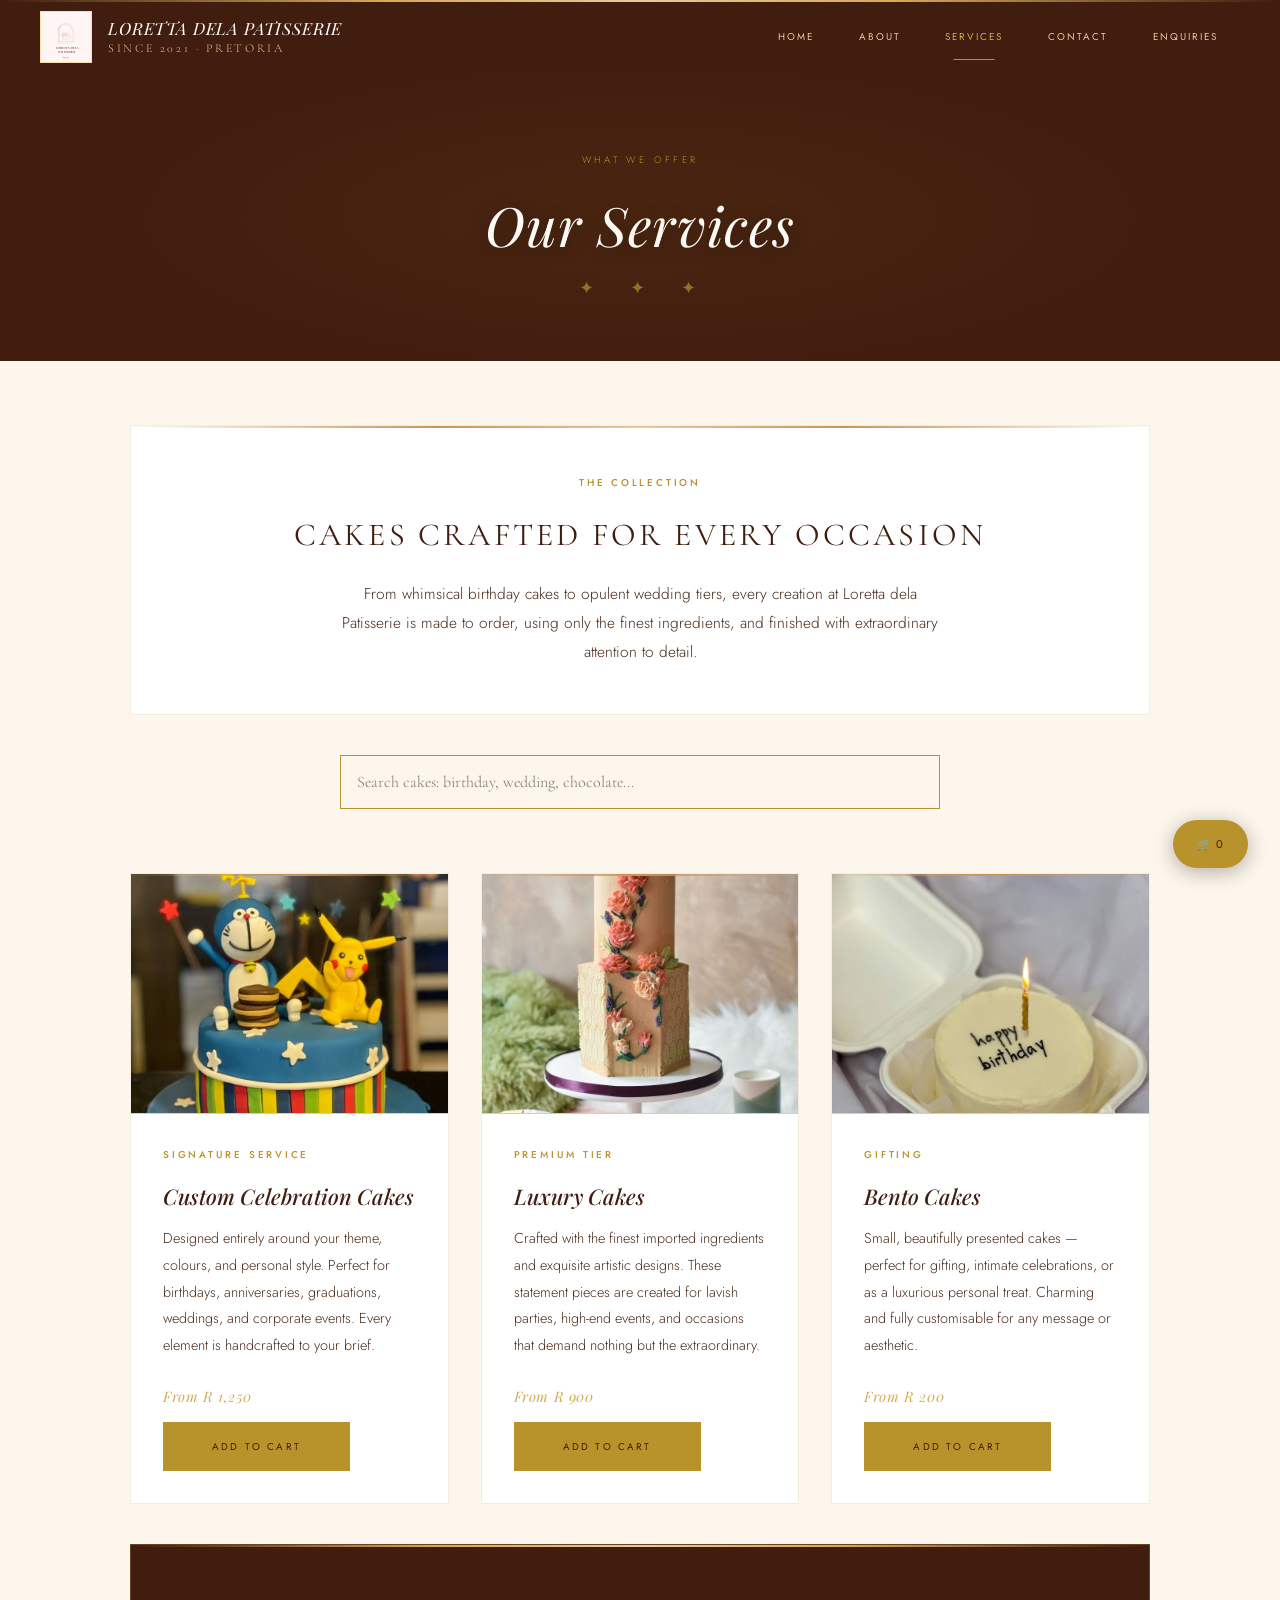
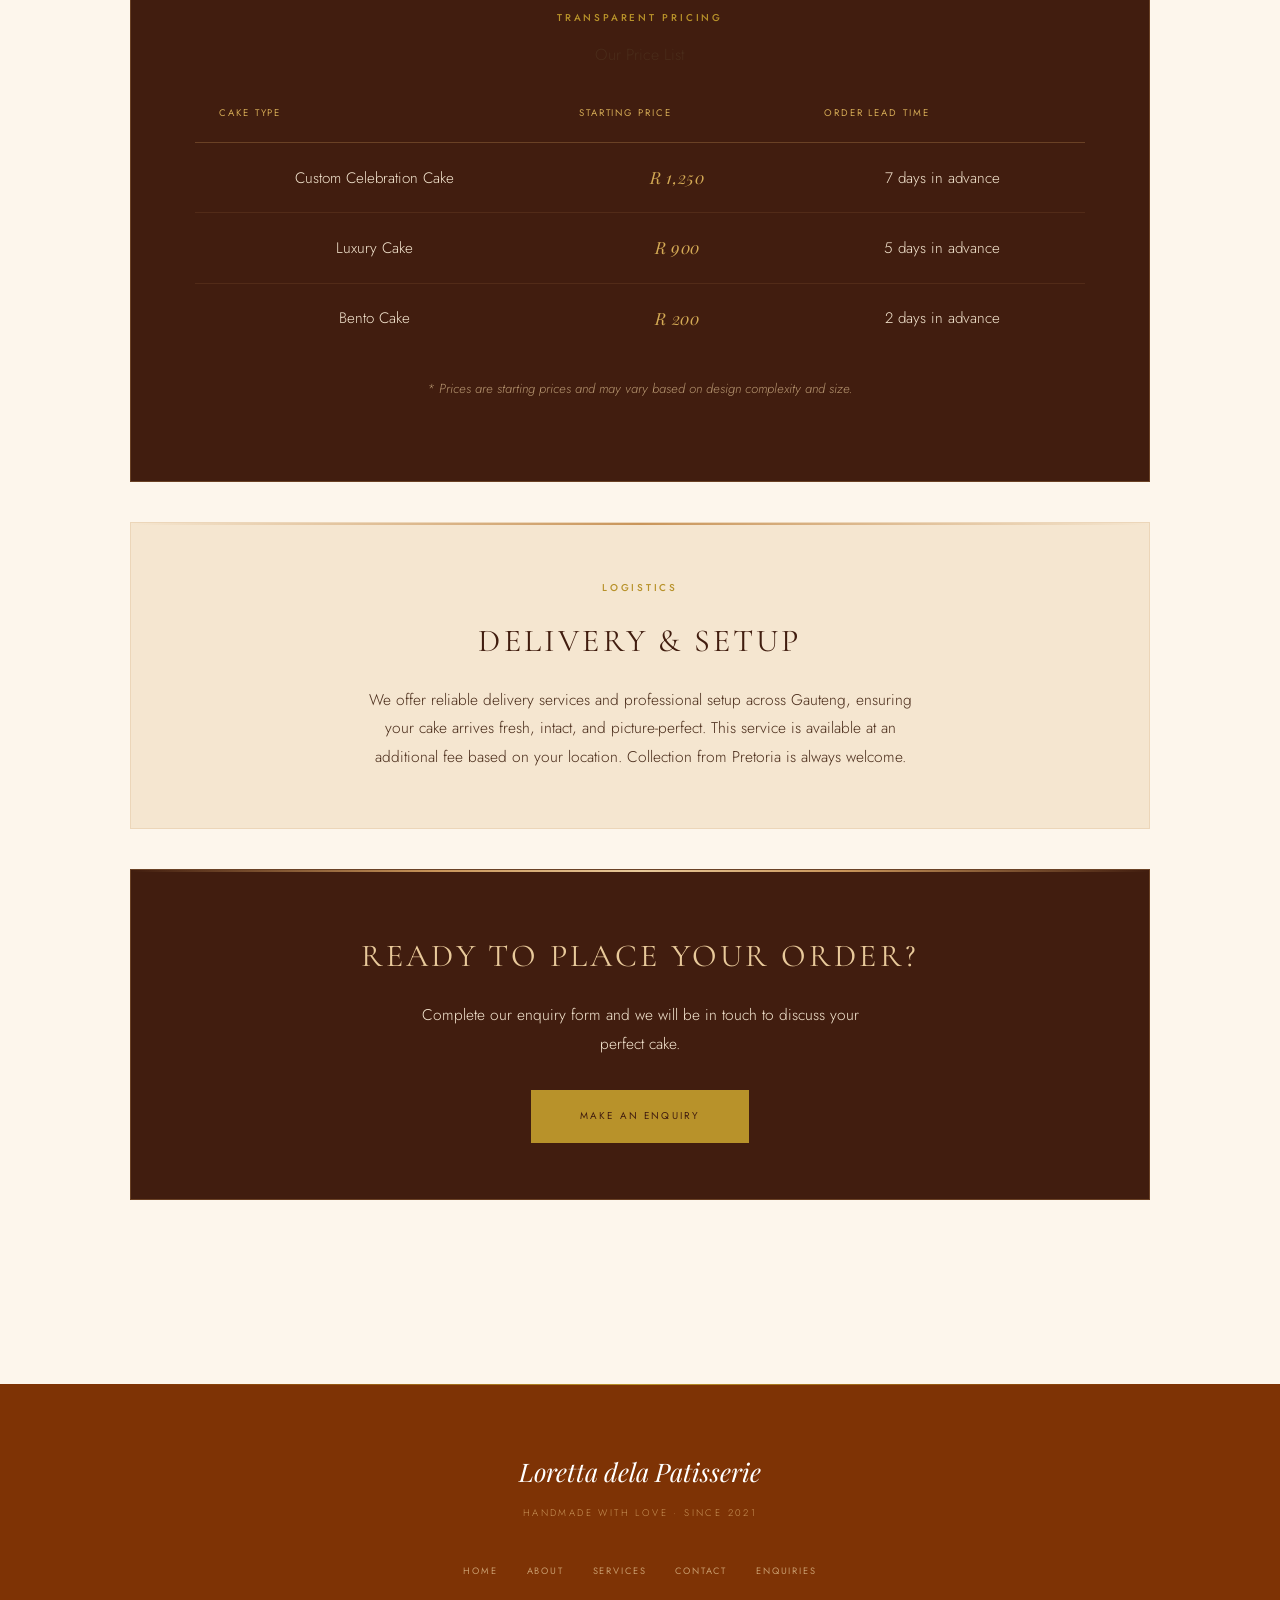
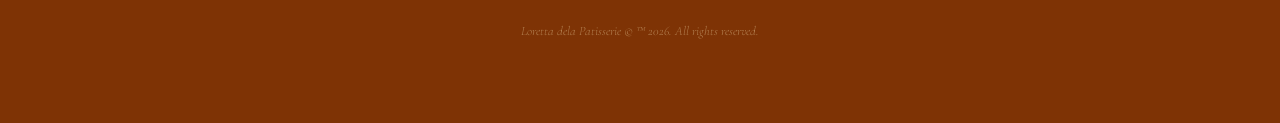
<file: services.html>
<!DOCTYPE html>
<html lang="en">
<head>
  <meta charset="UTF-8">
  <meta name="viewport" content="width=device-width, initial-scale=1.0">
  <title>Services — Loretta dela Patisserie</title>
   <meta name="description" content="Loretta dela Patisserie- Custom celebration cakes, luxury cakes & bento cakes in Pretoria. Order online for weddings, birthdays & special events">
  <meta name="keywords" content="custom cakes Pretoria, wedding cakes, birthday cakes, bento cakes, luxury cakes South Africa">

  <!--Page speed + Security-->
  <meta http-equiv="X-Frame-Options" content="deny">
  <meta name="referrer" content="no-referrer">
  <link rel="stylesheet" href="css_assets/mystyles.css">
</head>
<body>

<header>
  <div class="header-inner">
    <div class="header-brand">
      <img src="images/logo.png" alt="Loretta dela Patisserie logo">
      <div class="brand-name">
        <strong>Loretta dela Patisserie</strong>
        Since 2021 · Pretoria
      </div>
    </div>
    <input type="checkbox" id="nav-toggle" style="display:none;">
    <label for="nav-toggle" class="hamburger" aria-label="Toggle menu">
      <span></span><span></span><span></span>
    </label>
    <nav>
      <ul class="nav-menu">
        <li><a href="index.html">Home</a></li>
        <li><a href="about_us_.html">About</a></li>
        <li><a href="services.html" class="active">Services</a></li>
        <li><a href="contact.html">Contact</a></li>
        <li><a href="enquiries.html">Enquiries</a></li>
      </ul>
    </nav>
  </div>
</header>

<style>
  #nav-toggle:checked + label + nav .nav-menu { display:flex !important; }
</style>

<div class="page-hero">
  <span class="hero-eyebrow">What We Offer</span>
  <h1>Our Services</h1>
  <span class="ornament" style="margin-top:1rem;">✦ &nbsp; ✦ &nbsp; ✦</span>
</div>

<main>

  <!-- Intro -->
  <div class="intro-block" style="text-align:center;">
    <span class="section-label">The Collection</span>
    <h2>Cakes Crafted for Every Occasion</h2>
    <p style="max-width:600px; margin:0 auto;">
      From whimsical birthday cakes to opulent wedding tiers, every creation at Loretta dela
      Patisserie is made to order, using only the finest ingredients, and finished with
      extraordinary attention to detail.
    </p>
  </div>

  <!--Searchbox-->
<div style="max-width:600px;margin:2rem auto;text-align:center;">
  <input type="text" id="cake-search" placeholder="Search cakes: birthday, wedding, chocolate..." 
    style="width:100%;padding:1rem;border:1px solid var(--gold);font-family:var(--cond);font-size:1rem;">
</div>

  <!-- Service Cards -->
  <div class="service-grid">

    <div class="service-card">
      <img src="images/dicson-cTQno9SZGcg-unsplash.png" alt="Custom celebration cake">
      <div class="service-card-body">
        <span class="section-label">Signature Service</span>
        <h3>Custom Celebration Cakes</h3>
        <p>
          Designed entirely around your theme, colours, and personal style. Perfect for
          birthdays, anniversaries, graduations, weddings, and corporate events. Every
          element is handcrafted to your brief.
        </p>
      </div>
    </div>

    <div class="service-card">
      <img src="images/deva-williamson-5d2c-CvaBPk-unsplash.png" alt="Luxury 2-tier floral cake">
      <div class="service-card-body">
        <span class="section-label">Premium Tier</span>
        <h3>Luxury Cakes</h3>
        <p>
          Crafted with the finest imported ingredients and exquisite artistic designs.
          These statement pieces are created for lavish parties, high-end events, and
          occasions that demand nothing but the extraordinary.
        </p>
      </div>
    </div>

    <div class="service-card">
      <img src="images/rehina-sultanova-rIiGJGOPLIw-unsplash.png" alt="Birthday bento cake">
      <div class="service-card-body">
        <span class="section-label">Gifting</span>
        <h3>Bento Cakes</h3>
        <p>
          Small, beautifully presented cakes — perfect for gifting, intimate celebrations,
          or as a luxurious personal treat. Charming and fully customisable for any
          message or aesthetic.
        </p>
      </div>
    </div>

  </div>

  <!-- Price Table -->
  <div class="price-section">
    <span class="section-label" style="color:var(--gold);">Transparent Pricing</span>
    <caption>Our Price List</caption>
    <table>
      <thead>
        <tr>
          <th>Cake Type</th>
          <th>Starting Price</th>
          <th>Order Lead Time</th>
        </tr>
      </thead>
      <tbody>
        <tr>
          <td>Custom Celebration Cake</td>
          <td class="price-highlight">R 1,250</td>
          <td>7 days in advance</td>
        </tr>
        <tr>
          <td>Luxury Cake</td>
          <td class="price-highlight">R 900</td>
          <td>5 days in advance</td>
        </tr>
        <tr>
          <td>Bento Cake</td>
          <td class="price-highlight">R 200</td>
          <td>2 days in advance</td>
        </tr>
      </tbody>
    </table>
    <p style="color:var(--sand-lt); font-size:0.82rem; margin-top:1.5rem; font-style:italic; opacity:0.7;">
      * Prices are starting prices and may vary based on design complexity and size.
    </p>
  </div>

  <!-- Delivery -->
  <div class="delivery-section">
    <span class="section-label">Logistics</span>
    <h2>Delivery &amp; Setup</h2>
    <p style="max-width:560px; margin:0 auto 0;">
      We offer reliable delivery services and professional setup across Gauteng, ensuring
      your cake arrives fresh, intact, and picture-perfect. This service is available at
      an additional fee based on your location. Collection from Pretoria is always welcome.
    </p>
  </div>

  <!-- CTA -->
  <section style="text-align:center; background:var(--dark); border-color:rgba(201,149,90,0.3);">
    <h2 style="color:var(--sand-lt);">Ready to Place Your Order?</h2>
    <p style="color:var(--pale); max-width:480px; margin:0 auto 2rem;">
      Complete our enquiry form and we will be in touch to discuss your perfect cake.
    </p>
    <a href="enquiries.html" class="btn-gold">Make an Enquiry</a>
  </section>

</main>

<footer>
  <div class="footer-brand">Loretta dela Patisserie</div>
  <p class="footer-tagline">Handmade with love · Since 2021</p>
  <nav>
    <ul>
      <li><a href="index.html">Home</a></li>
      <li><a href="about_us_.html">About</a></li>
      <li><a href="services.html">Services</a></li>
      <li><a href="contact.html">Contact</a></li>
      <li><a href="enquiries.html">Enquiries</a></li>
    </ul>
  </nav>
  <p class="footer-copy">Loretta dela Patisserie &copy; &trade; 2026. All rights reserved.</p>
</footer>

<script src="js_assets/Main.JS"></script>
</body>
</html>
</file>
<file: css_assets/mystyles.css>
/* ============================================================
   Loretta dela Patisserie — Stylesheet
   ============================================================ */

@import url('https://fonts.googleapis.com/css2?family=Playfair+Display:ital,wght@0,400;0,500;0,700;1,400;1,600&family=Cormorant+Garamond:ital,wght@0,300;0,400;0,600;1,300;1,400&family=Jost:wght@200;300;400;500&display=swap');

/* ── Variables ────────────────────────────────────────── */
:root {
  --ink:        #7e3305;
  --dark:       #411d0f;
  --mid:        #4a2c1a;
  --gold:       #b8922a;
  --gold-lt:    #d4aa55;
  --sandy:      #c9955a;
  --sand-lt:    #e8c99a;
  --pale:       #f5e6d0;
  --cream:      #fdf6ec;
  --white:      #ffffff;
  --serif:      'Playfair Display', Georgia, serif;
  --cond:       'Cormorant Garamond', Georgia, serif;
  --sans:       'Jost', sans-serif;
  --ease:       cubic-bezier(0.4, 0, 0.2, 1);
}

/* ── Reset ────────────────────────────────────────────── */
*, *::before, *::after { margin:0; padding:0; box-sizing:border-box; }
html { scroll-behavior:smooth; font-size:16px; }
body {
  font-family: var(--sans);
  font-weight: 300;
  background: var(--cream);
  color: var(--mid);
  line-height: 1.85;
  -webkit-font-smoothing: antialiased;
  overflow-x: hidden;
}

/* ── Page load fade ───────────────────────────────────── */
@keyframes fadeUp {
  from { opacity:0; transform:translateY(24px); }
  to   { opacity:1; transform:translateY(0); }
}
main { animation: fadeUp 0.9s var(--ease) both; }

/* ── Utility ──────────────────────────────────────────── */
.ornament {
  display:block;
  text-align:center;
  color: var(--gold);
  font-size:1.1rem;
  letter-spacing:0.3em;
  margin:0.5rem 0;
  opacity:0.7;
}
.section-label {
  font-family: var(--sans);
  font-size:0.62rem;
  font-weight:500;
  letter-spacing:0.28em;
  text-transform:uppercase;
  color: var(--gold);
  display:block;
  margin-bottom:0.8rem;
}

/* ── Typography ───────────────────────────────────────── */
h1 {
  font-family: var(--serif);
  font-size: clamp(2rem, 5vw, 3.4rem);
  font-weight:400;
  font-style:italic;
  color: var(--white);
  letter-spacing:0.02em;
  line-height:1.15;
  text-shadow: 0 2px 20px rgba(0,0,0,0.3);
}
h2 {
  font-family: var(--cond);
  font-size: clamp(1.4rem, 3vw, 2rem);
  font-weight:400;
  letter-spacing:0.1em;
  text-transform:uppercase;
  color: var(--dark);
  margin-bottom:1rem;
}
h3 {
  font-family: var(--serif);
  font-size:1.35rem;
  font-weight:500;
  font-style:italic;
  color: var(--dark);
  margin-bottom:0.6rem;
}
p { font-size:0.97rem; margin-bottom:1rem; color:var(--mid); }
u { text-decoration:none; border-bottom:1px solid var(--sandy); padding-bottom:2px; }
a { color:inherit; text-decoration:none; }

/* ── Header ───────────────────────────────────────────── */
header {
  background: var(--dark);
  position:sticky;
  top:0;
  z-index:999;
}
/* Gold crown line */
header::before {
  content:'';
  display:block;
  height:2px;
  background: linear-gradient(90deg, transparent 0%, var(--gold-lt) 30%, var(--sand-lt) 50%, var(--gold-lt) 70%, transparent 100%);
}
.header-inner {
  display:flex;
  align-items:center;
  justify-content:space-between;
  padding:0 2.5rem;
  min-height:70px;
}
.header-brand {
  display:flex;
  align-items:center;
  gap:1rem;
}
.header-brand img {
  height:52px;
  width:auto;
  filter:brightness(1.1);
}
.brand-name {
  font-family: var(--cond);
  font-size:0.75rem;
  font-weight:300;
  letter-spacing:0.22em;
  text-transform:uppercase;
  color: var(--sand-lt);
  line-height:1.4;
}
.brand-name strong {
  display:block;
  font-family: var(--serif);
  font-size:1.05rem;
  font-weight:400;
  font-style:italic;
  letter-spacing:0.05em;
  color: var(--white);
}

/* ── Navigation (desktop) ─────────────────────────────── */
nav ul {
  list-style:none;
  display:flex;
  align-items:center;
  gap:0;
}
nav a {
  font-family: var(--sans);
  font-size:0.62rem;
  font-weight:400;
  letter-spacing:0.2em;
  text-transform:uppercase;
  color: var(--sand-lt);
  padding:0.85rem 1.4rem;
  display:block;
  position:relative;
  transition:color 0.3s var(--ease);
}
nav a::after {
  content:'';
  position:absolute;
  bottom:0; left:50%;
  transform:translateX(-50%) scaleX(0);
  width:40%;
  height:1px;
  background: var(--gold);
  transition:transform 0.35s var(--ease);
}
nav a:hover { color:var(--white); }
nav a:hover::after,
nav a.active::after { transform:translateX(-50%) scaleX(1); }
nav a.active { color:var(--gold-lt); }

/* ── Hamburger (mobile only) ──────────────────────────── */
#nav-toggle { display:none; }
.hamburger {
  display:none;
  flex-direction:column;
  gap:5px;
  cursor:pointer;
  padding:8px;
  background:none;
  border:1px solid rgba(201,149,90,0.3);
  border-radius:2px;
}
.hamburger span {
  display:block;
  width:22px;
  height:1px;
  background:var(--sand-lt);
  transition:all 0.3s var(--ease);
}
#nav-toggle:checked ~ .nav-menu {
  display:flex !important;
}
#nav-toggle:checked + .hamburger span:nth-child(1) { transform:translateY(6px) rotate(45deg); }
#nav-toggle:checked + .hamburger span:nth-child(2) { opacity:0; }
#nav-toggle:checked + .hamburger span:nth-child(3) { transform:translateY(-6px) rotate(-45deg); }

/* ── Hero banner ──────────────────────────────────────── */
.hero {
  position:relative;
  background: var(--dark);
  overflow:hidden;
  text-align:center;
  padding:7rem 2rem 5rem;
}
.hero::before {
  content:'';
  position:absolute;
  inset:0;
  background:
    radial-gradient(ellipse 80% 60% at 50% 50%, rgba(184,146,42,0.08) 0%, transparent 70%);
}
/* Decorative corner lines */
.hero::after {
  content:'';
  position:absolute;
  top:2rem; left:2rem; right:2rem; bottom:2rem;
  border:1px solid rgba(201,149,90,0.15);
  pointer-events:none;
}
.hero-eyebrow {
  font-family:var(--sans);
  font-size:0.6rem;
  letter-spacing:0.35em;
  text-transform:uppercase;
  color:var(--gold);
  margin-bottom:1.5rem;
  display:block;
}
.hero h1 { margin-bottom:1.2rem; }
.hero-tagline {
  font-family:var(--cond);
  font-size:clamp(1rem, 2.5vw, 1.3rem);
  font-weight:300;
  font-style:italic;
  color:var(--sand-lt);
  margin-bottom:2.5rem;
  letter-spacing:0.05em;
}
.hero-divider {
  display:flex;
  align-items:center;
  justify-content:center;
  gap:1rem;
  margin-bottom:2.5rem;
}
.hero-divider::before,
.hero-divider::after {
  content:'';
  width:60px;
  height:1px;
  background:linear-gradient(90deg, transparent, var(--gold));
}
.hero-divider::after {
  background:linear-gradient(270deg, transparent, var(--gold));
}
.hero-divider-diamond {
  width:6px; height:6px;
  background:var(--gold);
  transform:rotate(45deg);
}
.btn-gold {
  display:inline-block;
  font-family:var(--sans);
  font-size:0.62rem;
  font-weight:400;
  letter-spacing:0.22em;
  text-transform:uppercase;
  color:var(--dark);
  background:var(--gold);
  padding:1rem 3rem;
  border:1px solid var(--gold);
  transition:all 0.35s var(--ease);
  cursor:pointer;
}
.btn-gold:hover {
  background:transparent;
  color:var(--gold);
}
.btn-outline {
  display:inline-block;
  font-family:var(--sans);
  font-size:0.62rem;
  font-weight:400;
  letter-spacing:0.22em;
  text-transform:uppercase;
  color:var(--sand-lt);
  background:transparent;
  padding:1rem 3rem;
  border:1px solid rgba(201,149,90,0.5);
  transition:all 0.35s var(--ease);
  cursor:pointer;
  margin-left:1rem;
}
.btn-outline:hover {
  border-color:var(--gold);
  color:var(--gold);
}

/* ── Main content wrapper ─────────────────────────────── */
main {
  max-width:1100px;
  margin:0 auto;
  padding:4rem 2.5rem;
}
.page-hero {
  text-align:center;
  padding:5rem 2rem 3rem;
  background:var(--dark);
  position:relative;
}
.page-hero::before {
  content:'';
  position:absolute;
  inset:0;
  background:radial-gradient(ellipse 60% 80% at 50% 50%, rgba(184,146,42,0.07) 0%, transparent 70%);
}
.page-hero h1 { margin-bottom:0.5rem; }

/* ── Section cards ────────────────────────────────────── */
section {
  background:var(--white);
  padding:3.5rem 4rem;
  margin-bottom:2.5rem;
  position:relative;
  border:1px solid rgba(201,149,90,0.18);
  transition:transform 0.35s var(--ease), box-shadow 0.35s var(--ease);
}
section::before {
  content:'';
  position:absolute;
  top:0; left:0; right:0;
  height:2px;
  background:linear-gradient(90deg, transparent 0%, var(--sandy) 30%, var(--sand-lt) 50%, var(--sandy) 70%, transparent 100%);
}
section:hover {
  transform:translateY(-4px);
  box-shadow:0 20px 60px rgba(44,24,16,0.08);
}

/* ── Intro paragraph block ─────────── */
.intro-block {
  background:var(--white);
  border:1px solid rgba(201,149,90,0.18);
  padding:3rem 4rem;
  margin-bottom:2.5rem;
  position:relative;
}
.intro-block::before {
  content:'';
  position:absolute;
  top:0; left:0; right:0;
  height:2px;
  background:linear-gradient(90deg, transparent 0%, var(--sandy) 30%, var(--sand-lt) 50%, var(--sandy) 70%, transparent 100%);
}

/* ── Images ───────────────────────────────────────────── */
img {
  max-width:100%;
  height:auto;
  display:block;
  border:1px solid var(--sand-lt);
}
.img-feature {
  margin:2rem auto;
  max-width:520px;
}
.img-full {
  width:100%;
  margin:2rem 0;
  max-height:480px;
  object-fit:cover;
}
.img-grid {
  display:grid;
  grid-template-columns:1fr 1fr;
  gap:1rem;
  margin:2rem 0;
}

/* ── About page layout ────────────────────────────────── */
.about-intro {
  display:grid;
  grid-template-columns:1fr 1fr;
  gap:3rem;
  align-items:center;
  margin-bottom:2.5rem;
}
.mission-vision-grid {
  display:grid;
  grid-template-columns:1fr 1fr;
  gap:2rem;
  margin-bottom:2.5rem;
}
/* ── Occasions list (home page) ───────────────────────── */
.occasions-list {
  display:grid;
  grid-template-columns:1fr 1fr;
  gap:0;
  margin-top:2.5rem;
  border-top:1px solid rgba(201,149,90,0.15);
}
.occasion-item {
  display:flex;
  align-items:flex-start;
  gap:1.8rem;
  padding:2rem 2rem 2rem 0;
  border-bottom:1px solid rgba(201,149,90,0.12);
  border-right:1px solid rgba(201,149,90,0.12);
}
.occasion-item:nth-child(even) {
  padding-left:2rem;
  border-right:none;
}
.occasion-num {
  font-family:var(--cond);
  font-size:0.72rem;
  font-weight:300;
  letter-spacing:0.12em;
  color:var(--gold);
  opacity:0.7;
  flex-shrink:0;
  padding-top:0.2rem;
  width:2rem;
}
.occasion-item h3 {
  font-size:1.05rem;
  font-style:normal;
  font-weight:500;
  margin-bottom:0.3rem;
  color:var(--dark);
}
.occasion-item p { font-size:0.88rem; margin:0; line-height:1.7; }

/* ── Why Choose Us prose (about page) ────────────────── */
.prose-why {
  margin-top:2rem;
  border-top:1px solid rgba(201,149,90,0.15);
  padding-top:2rem;
}
.prose-why p {
  font-size:1rem;
  line-height:2;
  margin-bottom:1.4rem;
  color:var(--mid);
}
.prose-why p:last-child { margin-bottom:0; }

/* ── Services ─────────────────────────────────────────── */
.service-grid {
  display:grid;
  grid-template-columns:repeat(auto-fit, minmax(280px, 1fr));
  gap:2rem;
  margin-bottom:2.5rem;
}
.service-card {
  background:var(--white);
  border:1px solid rgba(201,149,90,0.18);
  overflow:hidden;
  transition:transform 0.35s var(--ease), box-shadow 0.35s var(--ease);
  position:relative;
}
.service-card::before {
  content:'';
  position:absolute;
  top:0; left:0; right:0;
  height:2px;
  background:linear-gradient(90deg, transparent, var(--sandy), transparent);
}
.service-card:hover { transform:translateY(-6px); box-shadow:0 20px 50px rgba(44,24,16,0.1); }
.service-card img { width:100%; height:240px; object-fit:cover; border:none; border-bottom:1px solid var(--sand-lt); }
.service-card-body { padding:2rem; }
.service-card-body h3 { margin-bottom:0.5rem; }
.service-card-body p { font-size:0.9rem; margin:0; }

/* ── Price table ──────────────────────────────────────── */
.price-section {
  background:var(--dark);
  padding:4rem;
  margin-bottom:2.5rem;
  position:relative;
  text-align:center;
  border:1px solid rgba(201,149,90,0.3);
}
.price-section::before {
  content:'';
  position:absolute;
  top:0; left:0; right:0;
  height:2px;
  background:linear-gradient(90deg, transparent 0%, var(--gold-lt) 30%, var(--sand-lt) 50%, var(--gold-lt) 70%, transparent 100%);
}
.price-section h2 { color:var(--sand-lt); }
caption {
  font-family:var(--serif);
  font-size:1.8rem;
  font-style:italic;
  font-weight:400;
  color:var(--sand-lt);
  display:block;
  margin-bottom:2rem;
  text-align:center;
}
table {
  width:100%;
  border-collapse:collapse;
  margin-top:1rem;
}
th {
  font-family:var(--sans);
  font-size:0.6rem;
  font-weight:400;
  letter-spacing:0.2em;
  text-transform:uppercase;
  color:var(--gold-lt);
  padding:1.2rem 1.5rem;
  text-align:left;
  border-bottom:1px solid rgba(201,149,90,0.3);
}
td {
  padding:1.2rem 1.5rem;
  font-size:0.95rem;
  color:var(--pale);
  border-bottom:1px solid rgba(201,149,90,0.12);
}
tr:last-child td { border-bottom:none; }
tr:hover td { background:rgba(201,149,90,0.05); }
.price-highlight {
  color:var(--gold-lt);
  font-family:var(--serif);
  font-size:1.05rem;
  font-weight:400;
  font-style:italic;
  letter-spacing:0.04em;
}

/* ── Delivery section ─────────────────────────────────── */
.delivery-section {
  background:var(--pale);
  border:1px solid rgba(201,149,90,0.2);
  padding:3.5rem 4rem;
  margin-bottom:2.5rem;
  text-align:center;
  position:relative;
}
.delivery-section::before {
  content:'';
  position:absolute;
  top:0; left:0; right:0;
  height:2px;
  background:linear-gradient(90deg, transparent, var(--sandy), transparent);
}
pre {
  font-family:var(--sans);
  font-weight:300;
  white-space:pre-wrap;
  font-size:0.97rem;
  color:var(--mid);
  line-height:1.9;
}

/* ── Contact ──────────────────────────────────────────── */
.contact-grid {
  display:grid;
  grid-template-columns:1fr 1fr;
  gap:2rem;
  margin-bottom:2rem;
}
.contact-info-card {
  background:var(--dark);
  border:1px solid rgba(201,149,90,0.25);
  padding:2.5rem;
  position:relative;
}
.contact-info-card::before {
  content:'';
  position:absolute;
  top:0; left:0; right:0;
  height:2px;
  background:linear-gradient(90deg, transparent, var(--gold), transparent);
}
.contact-info-card h2 { color:var(--sand-lt); font-size:1.1rem; }
.contact-info-card p { color:var(--pale); font-size:0.95rem; }

/* ── Form ─────────────────────────────────────────────── */
form {
  background:var(--cream);
  padding:3rem;
  border:1px solid rgba(201,149,90,0.25);
  position:relative;
}
form::before {
  content:'';
  position:absolute;
  top:0; left:0; right:0;
  height:2px;
  background:linear-gradient(90deg, transparent, var(--sandy), transparent);
}
label {
  font-family:var(--cond);
  font-size:0.85rem;
  font-weight:400;
  letter-spacing:0.12em;
  text-transform:uppercase;
  color:var(--dark);
  display:block;
  margin-bottom:0.4rem;
}
input[type="text"],
input[type="email"],
textarea {
  width:100%;
  padding:0.85rem 0;
  margin-bottom:2rem;
  border:none;
  border-bottom:1px solid var(--sand-lt);
  background:transparent;
  font-family:var(--sans);
  font-weight:300;
  font-size:0.95rem;
  color:var(--dark);
  border-radius:0;
  transition:border-color 0.3s;
}
input[type="text"]:focus,
input[type="email"]:focus,
textarea:focus {
  outline:none;
  border-bottom-color:var(--gold);
}
textarea { min-height:120px; resize:vertical; }
input[type="submit"] {
  font-family:var(--sans);
  font-size:0.62rem;
  font-weight:400;
  letter-spacing:0.22em;
  text-transform:uppercase;
  color:var(--white);
  background:var(--dark);
  border:1px solid var(--dark);
  padding:1rem 3rem;
  cursor:pointer;
  transition:all 0.35s var(--ease);
}
input[type="submit"]:hover {
  background:var(--gold);
  border-color:var(--gold);
  color:var(--dark);
}

/* ── Map / iFrame ─────────────────────────────────────── */
iframe {
  border:1px solid var(--sand-lt);
  display:block;
  width:100%;
  max-width:100%;
  margin:1.5rem 0;
}

/* ── Hours ────────────────────────────────────────────── */
.hours-row {
  display:flex;
  justify-content:space-between;
  align-items:center;
  padding:0.9rem 0;
  border-bottom:1px solid rgba(201,149,90,0.15);
  font-size:0.93rem;
}
.hours-row:last-child { border-bottom:none; }
.hours-day { font-weight:400; letter-spacing:0.05em; }
.hours-time { color:var(--gold); font-family:var(--cond); font-size:1rem; }

/* ── Enquiries ────────────────────────────────────────── */
.enquiries-intro {
  text-align:center;
  padding:3rem 4rem;
  background:var(--white);
  border:1px solid rgba(201,149,90,0.18);
  margin-bottom:2rem;
  position:relative;
}
.enquiries-intro::before {
  content:'';
  position:absolute;
  top:0; left:0; right:0;
  height:2px;
  background:linear-gradient(90deg, transparent, var(--sandy), transparent);
}

/* ── Footer ───────────────────────────────────────────── */
footer {
  background:var(--ink);
  color:var(--sand-lt);
  text-align:center;
  padding:4rem 2rem;
  margin-top:5rem;
  position:relative;
}
footer::before {
  content:'';
  position:absolute;
  top:0; left:10%; right:10%;
  height:1px;
  background:linear-gradient(90deg, transparent, var(--gold), transparent);
}
.footer-brand {
  font-family:var(--serif);
  font-size:1.6rem;
  font-style:italic;
  font-weight:400;
  color:var(--white);
  margin-bottom:0.6rem;
}
.footer-tagline {
  font-family:var(--sans);
  font-size:0.6rem;
  letter-spacing:0.25em;
  text-transform:uppercase;
  color:var(--sandy);
  margin-bottom:2rem;
}
footer nav ul {
  justify-content:center;
  flex-wrap:wrap;
  gap:0.2rem;
  margin-bottom:2rem;
}
footer nav a {
  font-size:0.58rem;
  letter-spacing:0.2em;
  padding:0.5rem 0.8rem;
  color:var(--sand-lt);
  opacity:0.7;
}
footer nav a:hover { opacity:1; color:var(--gold-lt); }
footer nav a::after { display:none; }
.footer-copy {
  font-family:var(--cond);
  font-size:0.8rem;
  font-style:italic;
  color:rgba(232,201,154,0.5);
  margin-top:1.5rem;
}

/* ── Selection ────────────────────────────────────────── */
::selection { background:var(--sandy); color:var(--white); }

/* ── Responsive — Tablet (≤900px) ─────────────────────── */
@media (max-width:900px) {
  main { padding:3rem 2rem; }
  section { padding:2.5rem 2.5rem; }
  .about-intro { grid-template-columns:1fr; gap:2rem; }
  .mission-vision-grid { grid-template-columns:1fr; }
  .contact-grid { grid-template-columns:1fr; }
  .intro-block { padding:2.5rem 2.5rem; }
  .price-section { padding:3rem 2.5rem; }
  .delivery-section { padding:2.5rem 2.5rem; }
  form { padding:2.5rem; }
}

/* ── Responsive — Mobile (≤640px) ─────────────────────── */
@media (max-width:640px) {
  /* Header collapses to logo + hamburger */
  .header-inner { padding:0 1.2rem; min-height:60px; }
  .brand-name { display:none; }
  .header-brand img { height:42px; }
  .hamburger { display:flex; }

  /* Mobile nav menu hidden by default */
  nav ul.nav-menu {
    display:none;
    flex-direction:column;
    width:100%;
    background:rgba(28,17,10,0.98);
    padding:1rem 0 1.5rem;
    border-top:1px solid rgba(201,149,90,0.2);
    position:absolute;
    top:100%;
    left:0;
    right:0;
    z-index:998;
  }
  nav ul { position:static; }
  nav li { width:100%; border-bottom:1px solid rgba(201,149,90,0.08); }
  nav li:last-child { border:none; }
  nav a {
    padding:1rem 1.8rem;
    font-size:0.65rem;
    display:block;
    text-align:left;
  }
  nav a::after { display:none; }

  /* Hero */
  .hero { padding:4rem 1.5rem 3rem; }
  .hero::after { top:1rem; left:1rem; right:1rem; bottom:1rem; }
  .btn-outline { margin-left:0; margin-top:0.8rem; display:block; text-align:center; }
  .btn-gold { display:block; text-align:center; }

  /* Content */
  main { padding:2rem 1.2rem; }
  section { padding:2rem 1.5rem; }
  .intro-block { padding:2rem 1.5rem; }
  .service-grid { grid-template-columns:1fr; }
  .img-grid { grid-template-columns:1fr; }
  .price-section { padding:2.5rem 1.5rem; }
  td, th { padding:0.8rem 0.8rem; font-size:0.85rem; }
  form { padding:2rem 1.5rem; }
  .enquiries-intro { padding:2rem 1.5rem; }
  .delivery-section { padding:2rem 1.5rem; }
  .page-hero { padding:3.5rem 1.5rem 2rem; }
  footer { padding:3rem 1.5rem; margin-top:3rem; }

  /* Occasions grid: single column on mobile */
  .occasions-list { grid-template-columns:1fr; }
  .occasion-item { border-right:none; padding-left:0; }
  .occasion-item:nth-child(even) { padding-left:0; border-right:none; }
}

@media (max-width:380px) {
  h1 { font-size:1.6rem; }
  th, td { padding:0.65rem 0.6rem; }
}

/* Mobile responsive */
@media (max-width: 768px) {
  .service-grid, .contact-grid, .about-grid { 
    grid-template-columns: 1fr; 
  }
  .header-inner { 
    flex-direction: column; 
    gap: 1rem; 
  }
  .nav { 
    gap: 1rem; 
    flex-wrap: wrap; 
    justify-content: center; 
  }
}
</file>
